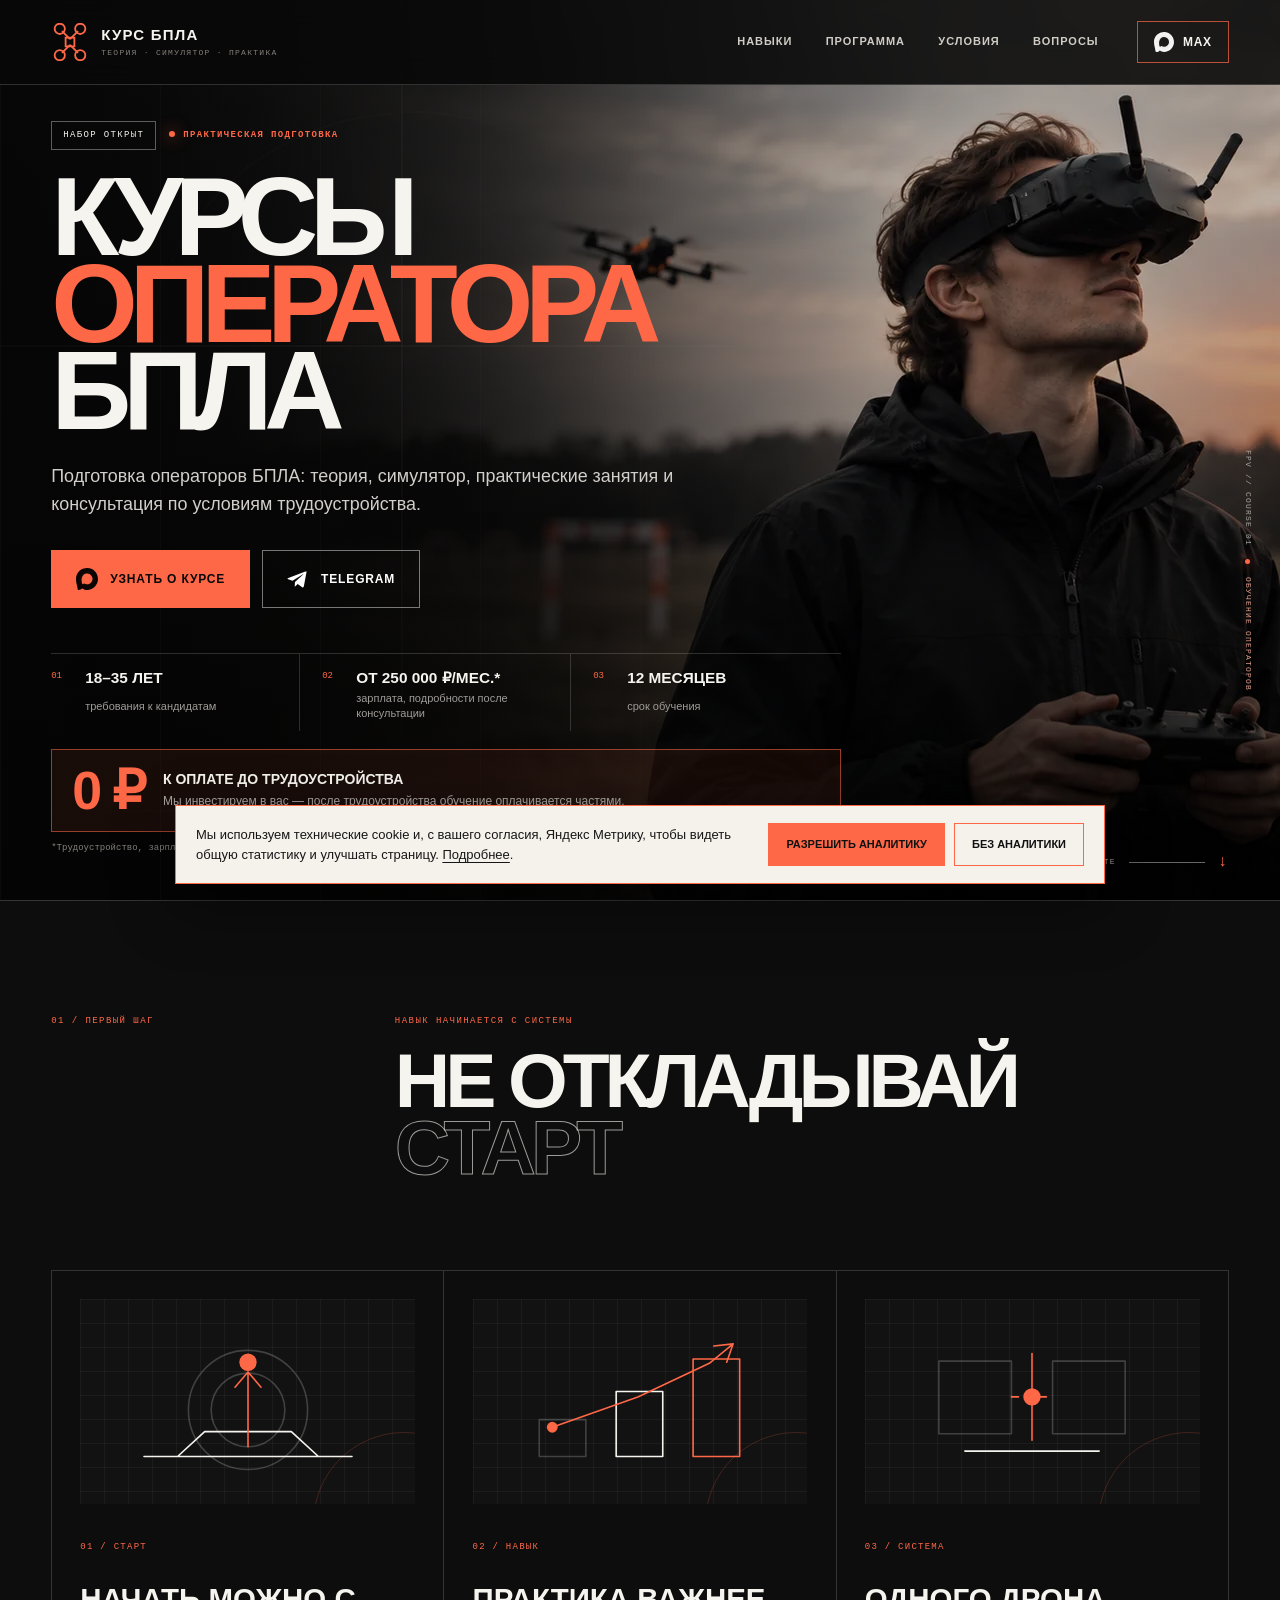
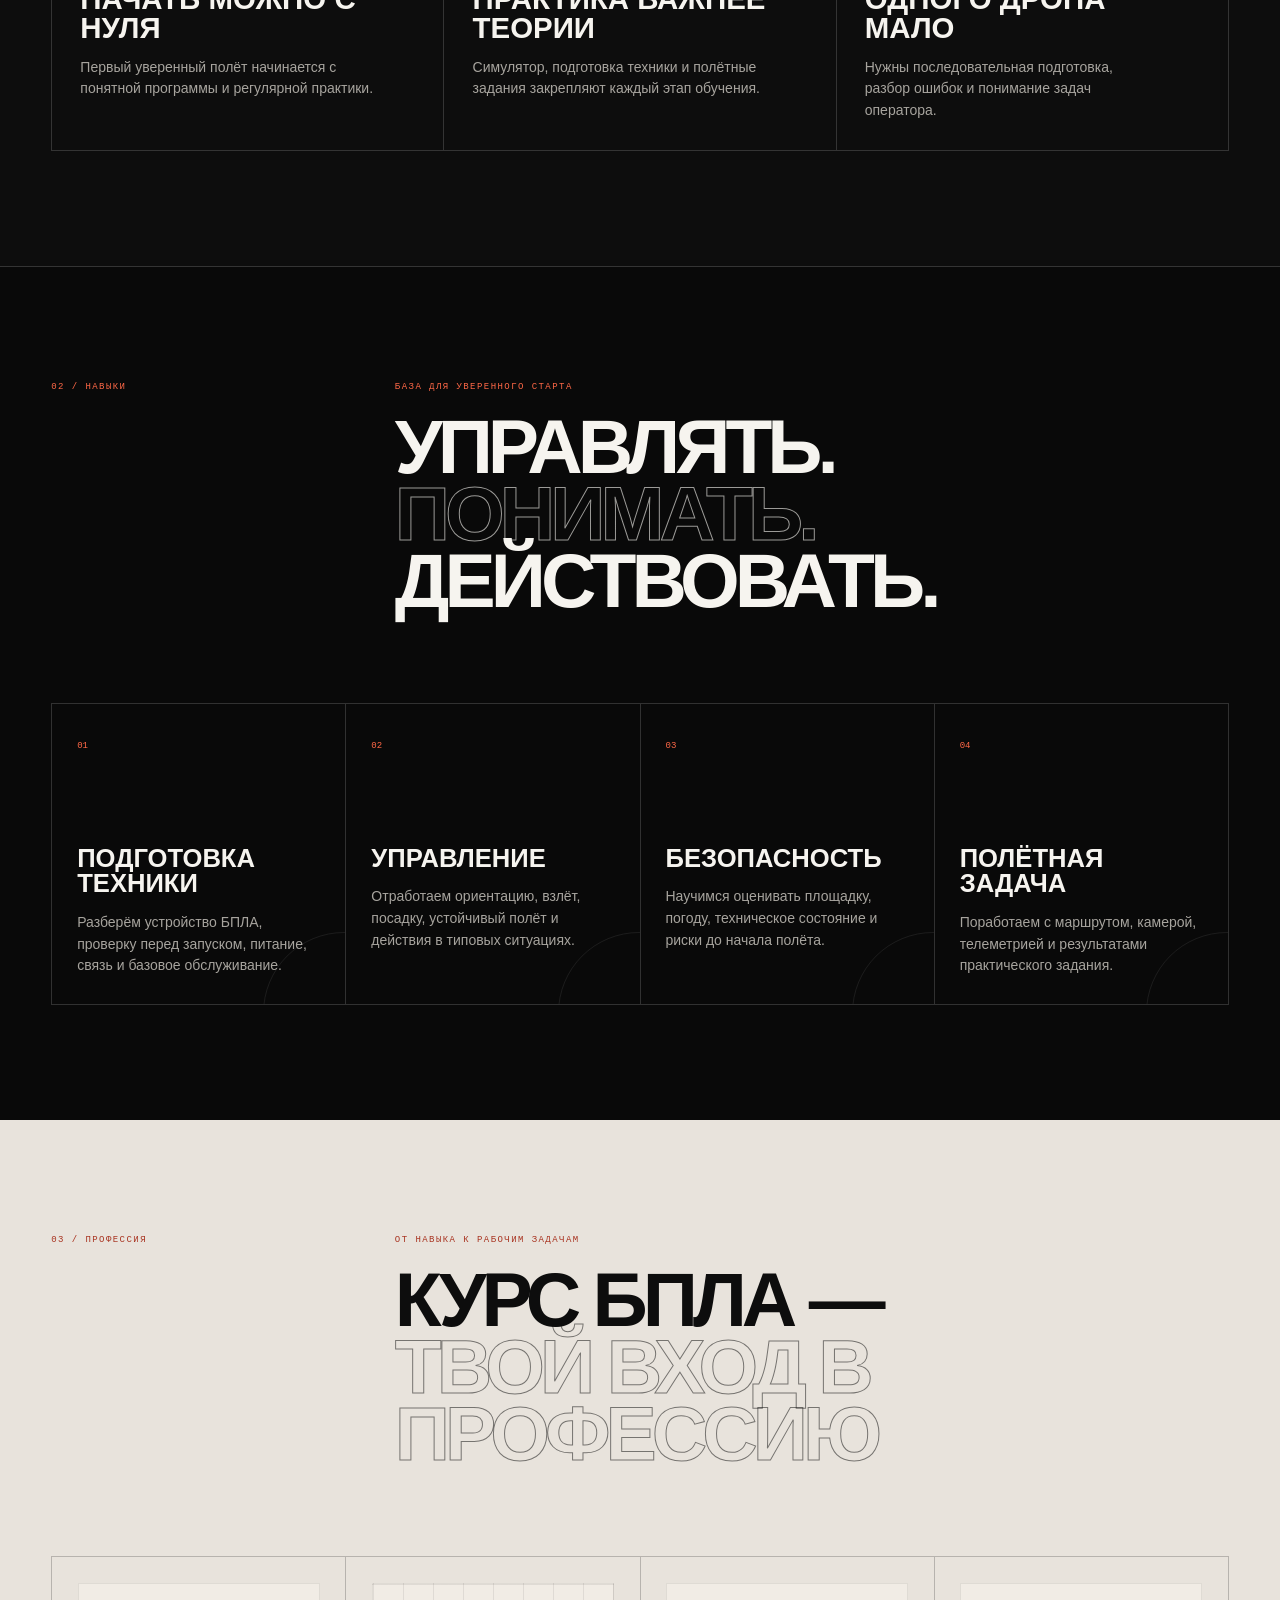
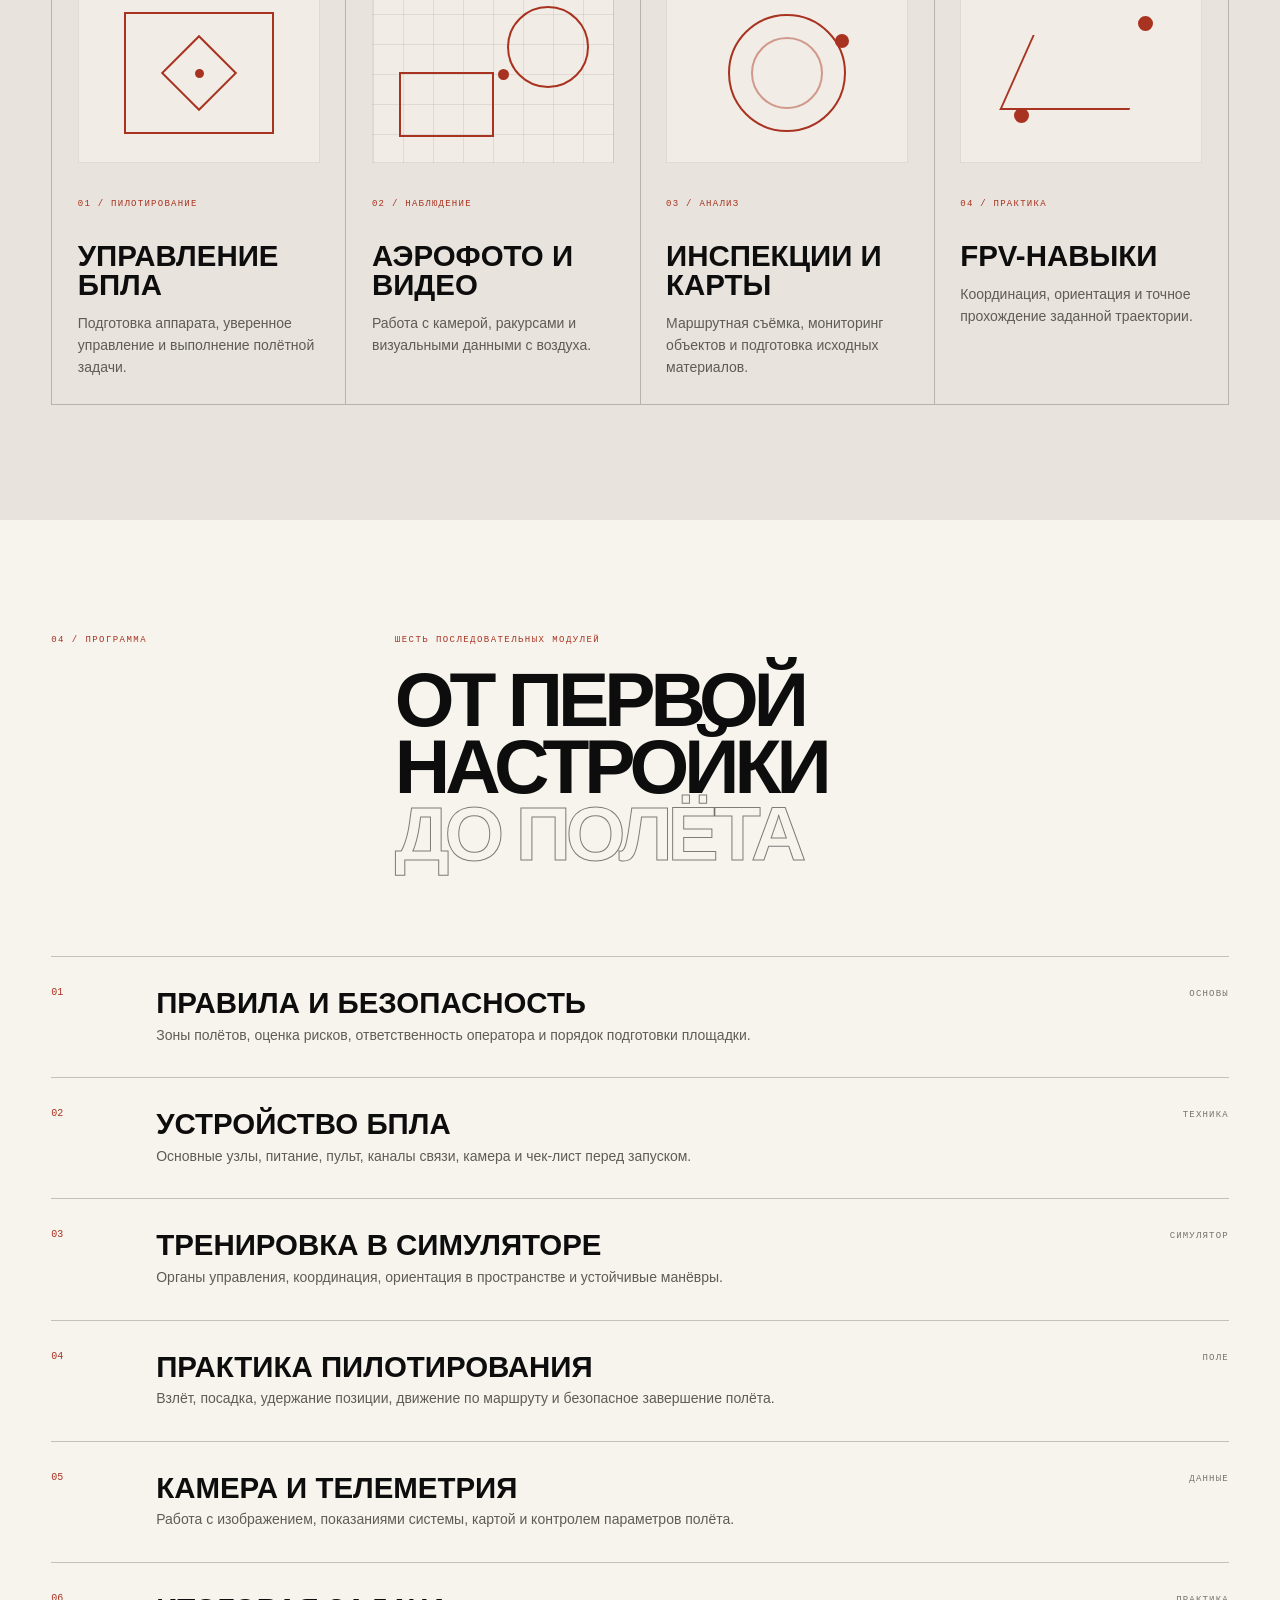
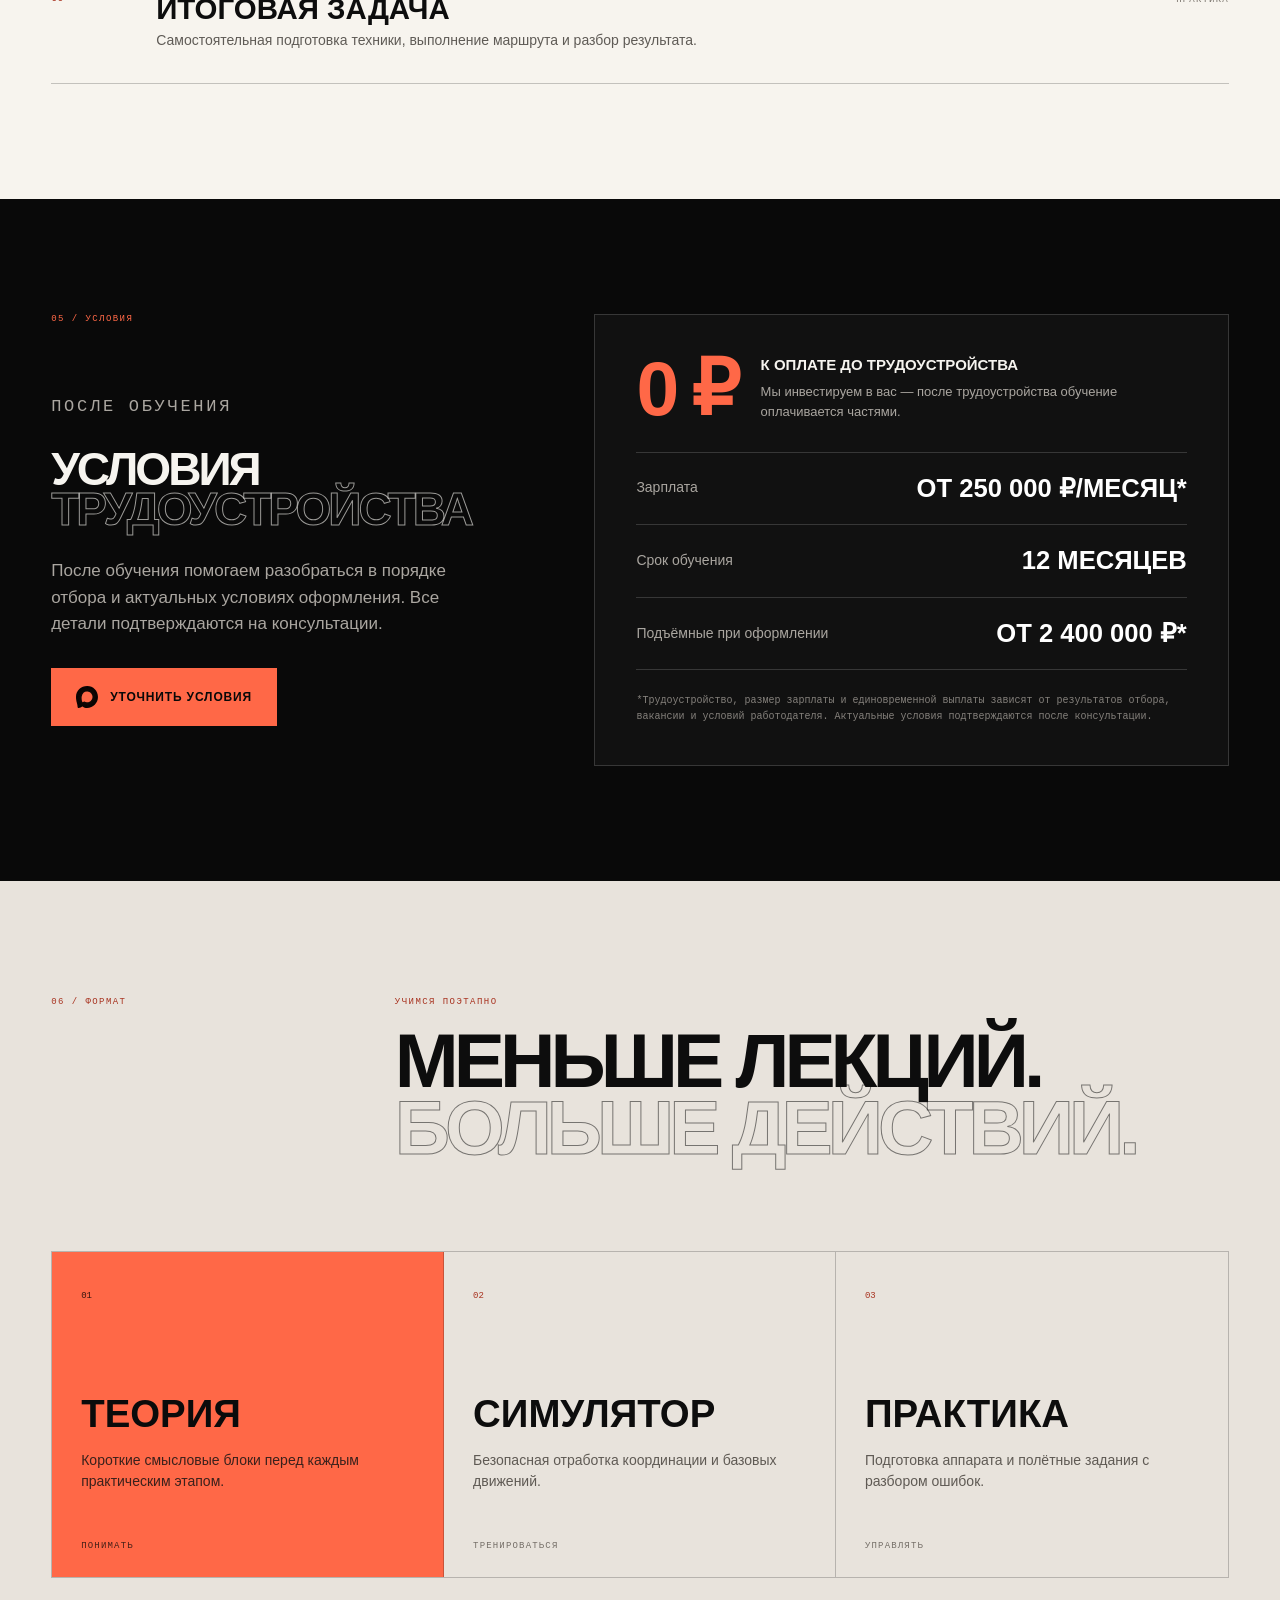
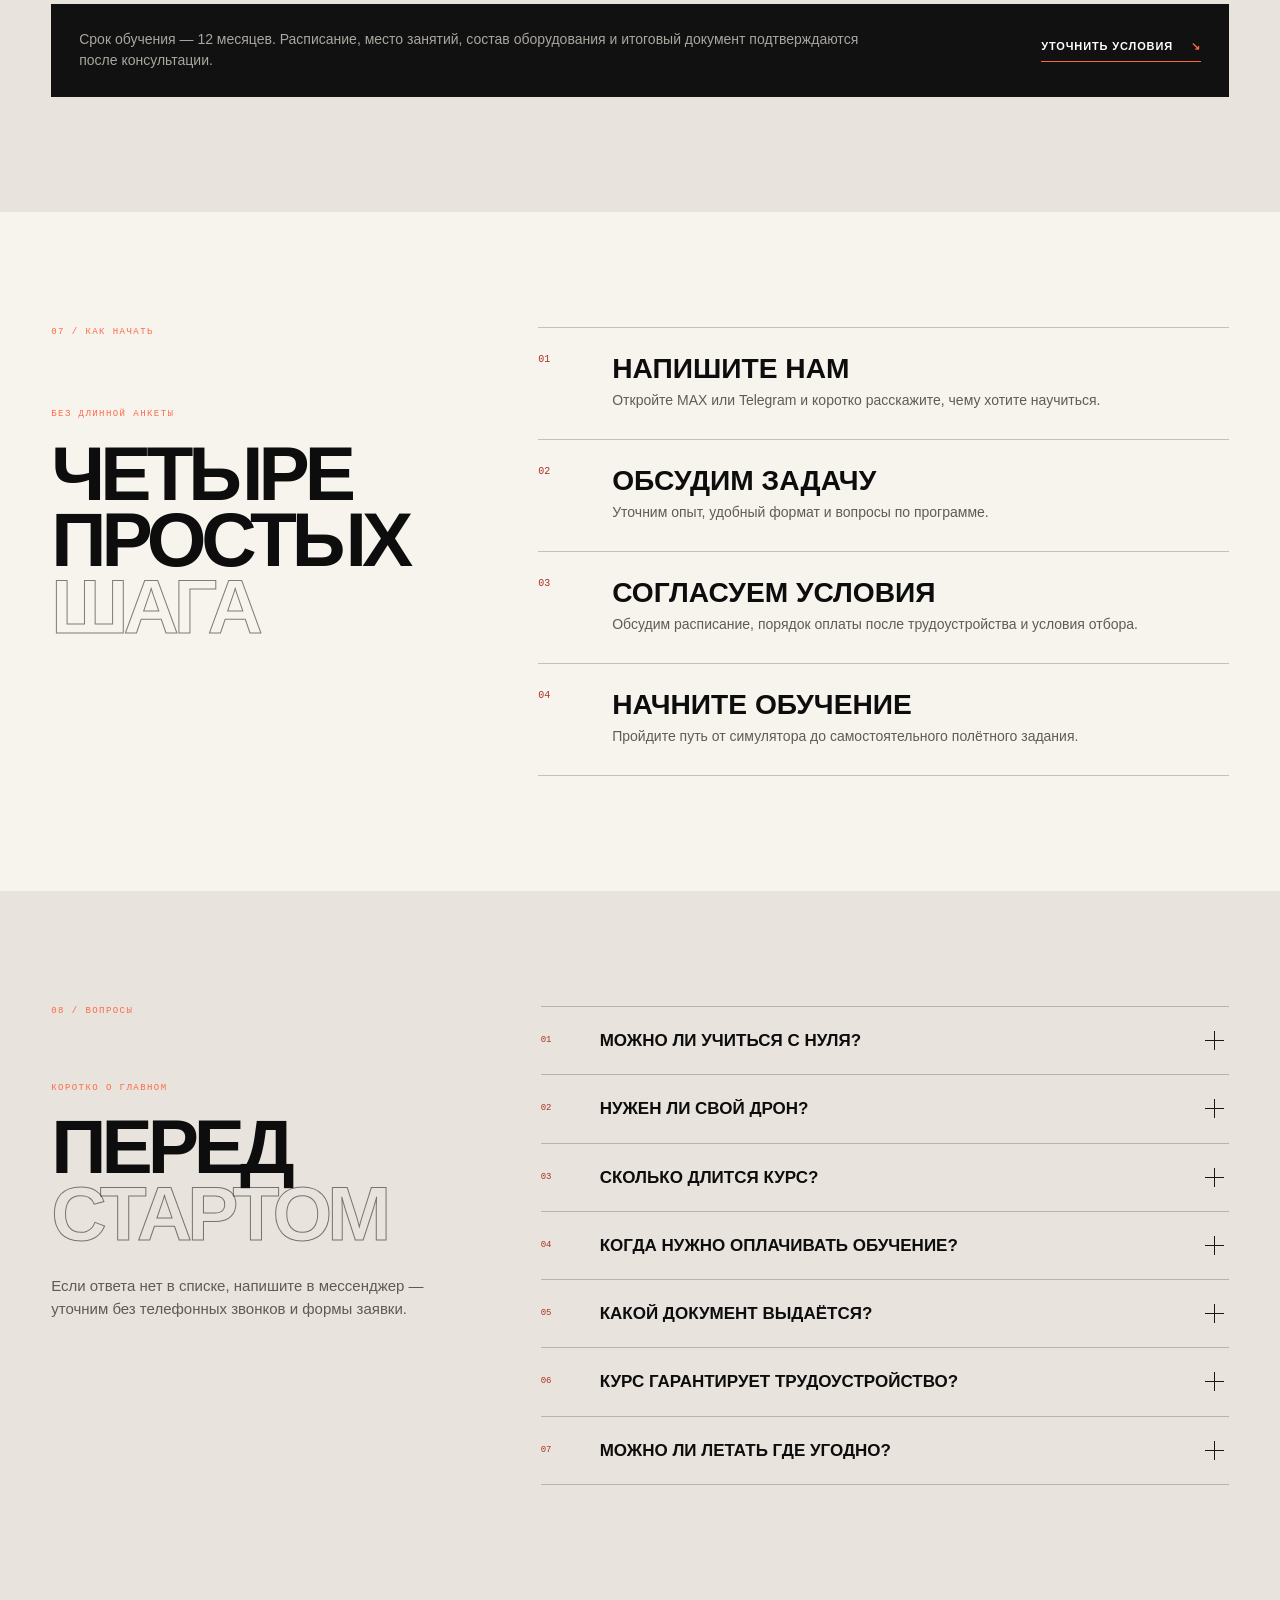
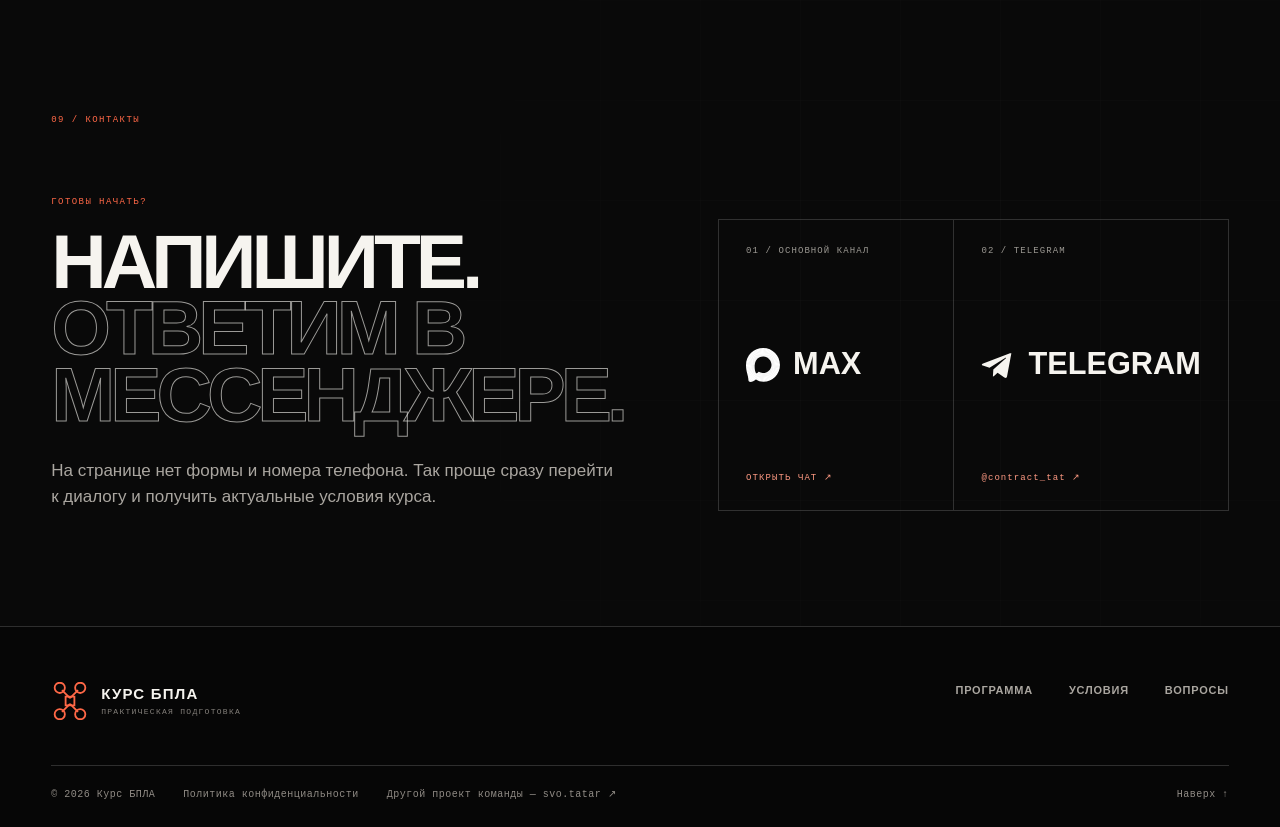
<file: index.html>
<!doctype html>
<html lang="ru">
<head>
  <meta charset="utf-8">
  <meta name="viewport" content="width=device-width,initial-scale=1,viewport-fit=cover">
  <title>Курс оператора БПЛА — обучение управлению дронами</title>
  <meta name="description" content="Практический курс для начинающих операторов БПЛА: основы безопасных полётов, симулятор, подготовка техники и практические занятия.">
  <meta name="robots" content="noindex,nofollow">
  <meta name="theme-color" content="#090909">
  <link rel="canonical" href="https://anthon88-nch.github.io/kurs-bpla-landing/">
  <link rel="icon" href="assets/course-mark.svg" type="image/svg+xml">
  <link rel="manifest" href="site.webmanifest">
  <link rel="preload" href="assets/hero-course.webp" as="image" type="image/webp" media="(min-width: 761px)">
  <link rel="preload" href="assets/hero-course-mobile.webp" as="image" type="image/webp" media="(max-width: 760px)">
  <meta property="og:type" content="website">
  <meta property="og:locale" content="ru_RU">
  <meta property="og:title" content="Курс оператора БПЛА">
  <meta property="og:description" content="Теория, симулятор и практика для уверенного старта в управлении гражданскими БПЛА.">
  <meta property="og:url" content="https://anthon88-nch.github.io/kurs-bpla-landing/">
  <meta property="og:image" content="https://anthon88-nch.github.io/kurs-bpla-landing/assets/course-og.webp">
  <link rel="stylesheet" href="course.css">
  <script src="course.js" defer></script>
</head>
<body>
  <a class="skip-link" href="#content">Перейти к содержанию</a>

  <header class="site-header" data-header>
    <div class="header-inner shell">
      <a class="brand" href="#top" aria-label="Курс БПЛА — наверх">
        <svg class="brand-mark" viewBox="0 0 52 52" aria-hidden="true">
          <path d="M26 22 15 11m11 11 11-11M26 30 15 41m11-11 11 11"/>
          <circle cx="12" cy="8" r="7"/><circle cx="40" cy="8" r="7"/>
          <circle cx="12" cy="44" r="7"/><circle cx="40" cy="44" r="7"/>
          <path d="M20 20h12v12H20z"/>
        </svg>
        <span><strong>КУРС БПЛА</strong><small>ТЕОРИЯ · СИМУЛЯТОР · ПРАКТИКА</small></span>
      </a>

      <nav class="desktop-nav" aria-label="Основная навигация">
        <a href="#skills">Навыки</a>
        <a href="#program">Программа</a>
        <a href="#employment">Условия</a>
        <a href="#faq">Вопросы</a>
      </nav>

      <a class="header-contact messenger" href="https://max.ru/u/f9LHodD0cOJzSvKBxuQrFqN4LVrrlp5cW7s5kZQpciR3ggk28QcXMM4P8LQ" target="_blank" rel="noopener noreferrer" data-goal="course_max_click" aria-label="Написать в MAX">
        <img src="assets/max-white.svg" width="20" height="20" alt="">
        <span>MAX</span>
      </a>

      <button class="menu-button" type="button" aria-expanded="false" aria-controls="mobile-menu" aria-label="Открыть меню">
        <span></span><span></span>
      </button>
    </div>
  </header>

  <nav class="mobile-menu" id="mobile-menu" aria-label="Мобильная навигация" hidden>
    <a href="#skills"><span>01</span>Навыки</a>
    <a href="#program"><span>02</span>Программа</a>
    <a href="#employment"><span>03</span>Условия</a>
    <a href="#faq"><span>04</span>Вопросы</a>
    <div class="mobile-menu-contacts">
      <a class="button button-coral messenger" href="https://max.ru/u/f9LHodD0cOJzSvKBxuQrFqN4LVrrlp5cW7s5kZQpciR3ggk28QcXMM4P8LQ" target="_blank" rel="noopener noreferrer" data-goal="course_max_click">
        <img src="assets/max-dark.svg" width="22" height="22" alt="">Написать в MAX
      </a>
      <a class="button button-line messenger" href="https://t.me/contract_tat" target="_blank" rel="noopener noreferrer" data-goal="course_telegram_click">
        <svg viewBox="0 0 24 24" aria-hidden="true"><path d="M21.5 3.4 18.4 20c-.2 1.2-.9 1.5-1.9.9l-4.8-3.5-2.3 2.2c-.3.3-.5.5-1 .5l.3-4.9 8.9-8c.4-.3-.1-.5-.6-.2L6 13.9l-4.7-1.5c-1-.3-1-1 .2-1.5L20 3.8c.9-.3 1.7.2 1.5-.4Z"/></svg>
        Написать в Telegram
      </a>
    </div>
  </nav>

  <main id="content">
    <section class="hero" id="top" aria-labelledby="hero-title">
      <div class="hero-photo" aria-hidden="true"></div>
      <div class="hero-grid" aria-hidden="true"></div>
      <div class="hero-content shell">
        <p class="overline"><span>НАБОР ОТКРЫТ</span><b>ПРАКТИЧЕСКАЯ ПОДГОТОВКА</b></p>
        <h1 id="hero-title">КУРСЫ<br><em>ОПЕРАТОРА</em><br>БПЛА</h1>
        <p class="hero-lead">Подготовка операторов БПЛА: теория, симулятор, практические занятия и консультация по условиям трудоустройства.</p>
        <div class="hero-actions">
          <a class="button button-coral messenger" href="https://max.ru/u/f9LHodD0cOJzSvKBxuQrFqN4LVrrlp5cW7s5kZQpciR3ggk28QcXMM4P8LQ" target="_blank" rel="noopener noreferrer" data-goal="course_max_click">
            <img src="assets/max-dark.svg" width="22" height="22" alt="">Узнать о курсе
          </a>
          <a class="button button-line messenger" href="https://t.me/contract_tat" target="_blank" rel="noopener noreferrer" data-goal="course_telegram_click">
            <svg viewBox="0 0 24 24" aria-hidden="true"><path d="M21.5 3.4 18.4 20c-.2 1.2-.9 1.5-1.9.9l-4.8-3.5-2.3 2.2c-.3.3-.5.5-1 .5l.3-4.9 8.9-8c.4-.3-.1-.5-.6-.2L6 13.9l-4.7-1.5c-1-.3-1-1 .2-1.5L20 3.8c.9-.3 1.7.2 1.5-.4Z"/></svg>
            Telegram
          </a>
        </div>
        <ul class="hero-facts" aria-label="Коротко о курсе">
          <li><span>01</span><strong>18–35 лет</strong><small>требования к кандидатам</small></li>
          <li><span>02</span><strong>от 250 000 ₽/мес.*</strong><small>зарплата, подробности после консультации</small></li>
          <li><span>03</span><strong>12 месяцев</strong><small>срок обучения</small></li>
        </ul>
        <div class="hero-investment">
          <strong>0 ₽</strong>
          <div><b>к оплате до трудоустройства</b><small>Мы инвестируем в вас — после трудоустройства обучение оплачивается частями.</small></div>
        </div>
        <p class="hero-disclaimer">*Трудоустройство, зарплата и выплаты зависят от результатов отбора и условий работодателя. Точные условия подтверждаются после консультации.</p>
      </div>
      <div class="hero-side" aria-hidden="true"><span>FPV // COURSE 01</span><i></i><b>ОБУЧЕНИЕ ОПЕРАТОРОВ</b></div>
      <a class="scroll-cue" href="#skills"><span>ЛИСТАЙТЕ</span><i></i><b>↓</b></a>
    </section>

    <section class="why-now section-dark" aria-labelledby="why-now-title">
      <div class="shell">
        <div class="section-head">
          <span class="section-number">01 / ПЕРВЫЙ ШАГ</span>
          <div>
            <p class="eyebrow">НАВЫК НАЧИНАЕТСЯ С СИСТЕМЫ</p>
            <h2 id="why-now-title">НЕ ОТКЛАДЫВАЙ<br><em>СТАРТ</em></h2>
          </div>
        </div>
        <div class="why-now-grid">
          <article>
            <div class="abstract-visual" aria-hidden="true">
              <svg viewBox="0 0 240 150"><circle class="quiet" cx="120" cy="83" r="55"/><circle class="quiet" cx="120" cy="83" r="34"/><path class="light" d="M24 126h192M55 126l25-23h80l25 23"/><path class="hot" d="M120 117V48m-12 14 12-14 12 14"/><circle class="fill" cx="120" cy="39" r="8"/></svg>
            </div>
            <span>01 / СТАРТ</span><h3>Начать можно с нуля</h3><p>Первый уверенный полёт начинается с понятной программы и регулярной практики.</p>
          </article>
          <article>
            <div class="abstract-visual" aria-hidden="true">
              <svg viewBox="0 0 240 150"><rect class="quiet" x="27" y="92" width="43" height="34"/><rect class="light" x="98" y="66" width="43" height="60"/><rect class="hot" x="169" y="36" width="43" height="90"/><path class="hot" d="m39 99 79-28 66-31 22-18m-18 2 18-2-6 17"/><circle class="fill" cx="39" cy="99" r="5"/></svg>
            </div>
            <span>02 / НАВЫК</span><h3>Практика важнее теории</h3><p>Симулятор, подготовка техники и полётные задания закрепляют каждый этап обучения.</p>
          </article>
          <article>
            <div class="abstract-visual" aria-hidden="true">
              <svg viewBox="0 0 240 150"><rect class="quiet" x="34" y="38" width="67" height="67"/><rect class="quiet" x="139" y="38" width="67" height="67"/><path class="light" d="M58 121h124"/><path class="hot" d="M101 71h38" stroke-dasharray="7 7"/><circle class="fill" cx="120" cy="71" r="8"/><path class="hot" d="M120 31v80"/></svg>
            </div>
            <span>03 / СИСТЕМА</span><h3>Одного дрона мало</h3><p>Нужны последовательная подготовка, разбор ошибок и понимание задач оператора.</p>
          </article>
        </div>
      </div>
    </section>

    <section class="intro section-dark" id="skills" aria-labelledby="skills-title">
      <div class="shell">
        <div class="section-head">
          <span class="section-number">02 / НАВЫКИ</span>
          <div>
            <p class="eyebrow">БАЗА ДЛЯ УВЕРЕННОГО СТАРТА</p>
            <h2 id="skills-title">УПРАВЛЯТЬ.<br><em>ПОНИМАТЬ.</em><br>ДЕЙСТВОВАТЬ.</h2>
          </div>
        </div>

        <div class="skills-grid">
          <article>
            <span>01</span>
            <h3>Подготовка техники</h3>
            <p>Разберём устройство БПЛА, проверку перед запуском, питание, связь и базовое обслуживание.</p>
          </article>
          <article>
            <span>02</span>
            <h3>Управление</h3>
            <p>Отработаем ориентацию, взлёт, посадку, устойчивый полёт и действия в типовых ситуациях.</p>
          </article>
          <article>
            <span>03</span>
            <h3>Безопасность</h3>
            <p>Научимся оценивать площадку, погоду, техническое состояние и риски до начала полёта.</p>
          </article>
          <article>
            <span>04</span>
            <h3>Полётная задача</h3>
            <p>Поработаем с маршрутом, камерой, телеметрией и результатами практического задания.</p>
          </article>
        </div>
      </div>
    </section>

    <section class="profession section-warm" aria-labelledby="profession-title">
      <div class="shell">
        <div class="section-head dark-head">
          <span class="section-number">03 / ПРОФЕССИЯ</span>
          <div>
            <p class="eyebrow">ОТ НАВЫКА К РАБОЧИМ ЗАДАЧАМ</p>
            <h2 id="profession-title">КУРС БПЛА —<br><em>ТВОЙ ВХОД В ПРОФЕССИЮ</em></h2>
          </div>
        </div>
        <div class="profession-grid">
          <article>
            <div class="profession-art art-frame" aria-hidden="true"><i></i><i></i><i></i></div>
            <span>01 / ПИЛОТИРОВАНИЕ</span><h3>Управление БПЛА</h3><p>Подготовка аппарата, уверенное управление и выполнение полётной задачи.</p>
          </article>
          <article>
            <div class="profession-art art-grid" aria-hidden="true"><i></i><i></i><i></i></div>
            <span>02 / НАБЛЮДЕНИЕ</span><h3>Аэрофото и видео</h3><p>Работа с камерой, ракурсами и визуальными данными с воздуха.</p>
          </article>
          <article>
            <div class="profession-art art-orbit" aria-hidden="true"><i></i><i></i><i></i></div>
            <span>03 / АНАЛИЗ</span><h3>Инспекции и карты</h3><p>Маршрутная съёмка, мониторинг объектов и подготовка исходных материалов.</p>
          </article>
          <article>
            <div class="profession-art art-route" aria-hidden="true"><i></i><i></i><i></i></div>
            <span>04 / ПРАКТИКА</span><h3>FPV-навыки</h3><p>Координация, ориентация и точное прохождение заданной траектории.</p>
          </article>
        </div>
      </div>
    </section>

    <section class="program section-light" id="program" aria-labelledby="program-title">
      <div class="shell">
        <div class="section-head dark-head">
          <span class="section-number">04 / ПРОГРАММА</span>
          <div>
            <p class="eyebrow">ШЕСТЬ ПОСЛЕДОВАТЕЛЬНЫХ МОДУЛЕЙ</p>
            <h2 id="program-title">ОТ ПЕРВОЙ<br>НАСТРОЙКИ<br><em>ДО ПОЛЁТА</em></h2>
          </div>
        </div>
        <ol class="program-list">
          <li>
            <span>01</span>
            <div><h3>Правила и безопасность</h3><p>Зоны полётов, оценка рисков, ответственность оператора и порядок подготовки площадки.</p></div>
            <b>ОСНОВЫ</b>
          </li>
          <li>
            <span>02</span>
            <div><h3>Устройство БПЛА</h3><p>Основные узлы, питание, пульт, каналы связи, камера и чек-лист перед запуском.</p></div>
            <b>ТЕХНИКА</b>
          </li>
          <li>
            <span>03</span>
            <div><h3>Тренировка в симуляторе</h3><p>Органы управления, координация, ориентация в пространстве и устойчивые манёвры.</p></div>
            <b>СИМУЛЯТОР</b>
          </li>
          <li>
            <span>04</span>
            <div><h3>Практика пилотирования</h3><p>Взлёт, посадка, удержание позиции, движение по маршруту и безопасное завершение полёта.</p></div>
            <b>ПОЛЕ</b>
          </li>
          <li>
            <span>05</span>
            <div><h3>Камера и телеметрия</h3><p>Работа с изображением, показаниями системы, картой и контролем параметров полёта.</p></div>
            <b>ДАННЫЕ</b>
          </li>
          <li>
            <span>06</span>
            <div><h3>Итоговая задача</h3><p>Самостоятельная подготовка техники, выполнение маршрута и разбор результата.</p></div>
            <b>ПРАКТИКА</b>
          </li>
        </ol>
      </div>
    </section>

    <section class="employment section-dark" id="employment" aria-labelledby="employment-title">
      <div class="shell employment-layout">
        <div class="employment-copy">
          <span class="section-number">05 / УСЛОВИЯ</span>
          <p class="eyebrow">ПОСЛЕ ОБУЧЕНИЯ</p>
          <h2 id="employment-title">УСЛОВИЯ<br><em>ТРУДОУСТРОЙСТВА</em></h2>
          <p>После обучения помогаем разобраться в порядке отбора и актуальных условиях оформления. Все детали подтверждаются на консультации.</p>
          <a class="button button-coral messenger" href="https://max.ru/u/f9LHodD0cOJzSvKBxuQrFqN4LVrrlp5cW7s5kZQpciR3ggk28QcXMM4P8LQ" target="_blank" rel="noopener noreferrer" data-goal="course_max_click"><img src="assets/max-dark.svg" width="22" height="22" alt="">Уточнить условия</a>
        </div>
        <div class="employment-panel">
          <div class="employment-zero"><strong>0 ₽</strong><div><b>к оплате до трудоустройства</b><p>Мы инвестируем в вас — после трудоустройства обучение оплачивается частями.</p></div></div>
          <dl>
            <div><dt>Зарплата</dt><dd>от 250 000 ₽/месяц*</dd></div>
            <div><dt>Срок обучения</dt><dd>12 месяцев</dd></div>
            <div><dt>Подъёмные при оформлении</dt><dd>от 2 400 000 ₽*</dd></div>
          </dl>
          <p class="employment-note">*Трудоустройство, размер зарплаты и единовременной выплаты зависят от результатов отбора, вакансии и условий работодателя. Актуальные условия подтверждаются после консультации.</p>
        </div>
      </div>
    </section>

    <section class="format section-warm" id="format" aria-labelledby="format-title">
      <div class="shell">
        <div class="section-head dark-head">
          <span class="section-number">06 / ФОРМАТ</span>
          <div>
            <p class="eyebrow">УЧИМСЯ ПОЭТАПНО</p>
            <h2 id="format-title">МЕНЬШЕ ЛЕКЦИЙ.<br><em>БОЛЬШЕ ДЕЙСТВИЙ.</em></h2>
          </div>
        </div>
        <div class="format-grid">
          <article class="format-card featured"><span>01</span><h3>Теория</h3><p>Короткие смысловые блоки перед каждым практическим этапом.</p><b>ПОНИМАТЬ</b></article>
          <article class="format-card"><span>02</span><h3>Симулятор</h3><p>Безопасная отработка координации и базовых движений.</p><b>ТРЕНИРОВАТЬСЯ</b></article>
          <article class="format-card"><span>03</span><h3>Практика</h3><p>Подготовка аппарата и полётные задания с разбором ошибок.</p><b>УПРАВЛЯТЬ</b></article>
        </div>
        <div class="format-note">
          <p>Срок обучения — 12 месяцев. Расписание, место занятий, состав оборудования и итоговый документ подтверждаются после консультации.</p>
          <a href="#contacts">Уточнить условия <span>↘</span></a>
        </div>
      </div>
    </section>

    <section class="path section-light" aria-labelledby="path-title">
      <div class="shell">
        <div class="path-grid">
          <div>
            <span class="section-number">07 / КАК НАЧАТЬ</span>
            <p class="eyebrow">БЕЗ ДЛИННОЙ АНКЕТЫ</p>
            <h2 id="path-title">ЧЕТЫРЕ<br>ПРОСТЫХ<br><em>ШАГА</em></h2>
          </div>
          <ol class="path-list">
            <li><span>01</span><div><h3>Напишите нам</h3><p>Откройте MAX или Telegram и коротко расскажите, чему хотите научиться.</p></div></li>
            <li><span>02</span><div><h3>Обсудим задачу</h3><p>Уточним опыт, удобный формат и вопросы по программе.</p></div></li>
            <li><span>03</span><div><h3>Согласуем условия</h3><p>Обсудим расписание, порядок оплаты после трудоустройства и условия отбора.</p></div></li>
            <li><span>04</span><div><h3>Начните обучение</h3><p>Пройдите путь от симулятора до самостоятельного полётного задания.</p></div></li>
          </ol>
        </div>
      </div>
    </section>

    <section class="faq section-warm" id="faq" aria-labelledby="faq-title">
      <div class="shell faq-grid">
        <div class="faq-intro">
          <span class="section-number">08 / ВОПРОСЫ</span>
          <p class="eyebrow">КОРОТКО О ГЛАВНОМ</p>
          <h2 id="faq-title">ПЕРЕД<br><em>СТАРТОМ</em></h2>
          <p>Если ответа нет в списке, напишите в мессенджер — уточним без телефонных звонков и формы заявки.</p>
        </div>
        <div class="faq-list">
          <details>
            <summary><span>01</span><b>Можно ли учиться с нуля?</b><i></i></summary>
            <p>Да. Программа начинается с устройства БПЛА, безопасности и базовых движений в симуляторе.</p>
          </details>
          <details>
            <summary><span>02</span><b>Нужен ли свой дрон?</b><i></i></summary>
            <p>Это зависит от конкретной группы и формата практики. Состав оборудования подтвердим до начала обучения.</p>
          </details>
          <details>
            <summary><span>03</span><b>Сколько длится курс?</b><i></i></summary>
            <p>Срок обучения — 12 месяцев. Расписание и формат занятий подтверждаются после консультации.</p>
          </details>
          <details>
            <summary><span>04</span><b>Когда нужно оплачивать обучение?</b><i></i></summary>
            <p>До трудоустройства к оплате — 0 ₽. После трудоустройства стоимость обучения оплачивается частями по согласованным условиям.</p>
          </details>
          <details>
            <summary><span>05</span><b>Какой документ выдаётся?</b><i></i></summary>
            <p>Точное наименование документа фиксируется в условиях выбранной программы. Мы сообщим его до оформления обучения.</p>
          </details>
          <details>
            <summary><span>06</span><b>Курс гарантирует трудоустройство?</b><i></i></summary>
            <p>Нет. Трудоустройство, зарплата и выплаты зависят от результатов отбора, вакансии и условий работодателя. Актуальные предложения обсуждаются после консультации.</p>
          </details>
          <details>
            <summary><span>07</span><b>Можно ли летать где угодно?</b><i></i></summary>
            <p>Нет. Для гражданских полётов действуют требования к учёту БПЛА и использованию воздушного пространства. Этому посвящён отдельный блок программы; актуальные справочные материалы публикует <a href="https://special.favt.gov.ru/dejatelnost-letnaya-eksplutacia-pooryadok-ucheta-bgvs30kg/" target="_blank" rel="noopener noreferrer">Росавиация</a>.</p>
          </details>
        </div>
      </div>
    </section>

    <section class="contacts section-dark" id="contacts" aria-labelledby="contacts-title">
      <div class="contacts-grid-bg" aria-hidden="true"></div>
      <div class="shell contacts-layout">
        <div>
          <span class="section-number">09 / КОНТАКТЫ</span>
          <p class="eyebrow">ГОТОВЫ НАЧАТЬ?</p>
          <h2 id="contacts-title">НАПИШИТЕ.<br><em>ОТВЕТИМ В МЕССЕНДЖЕРЕ.</em></h2>
          <p class="contacts-lead">На странице нет формы и номера телефона. Так проще сразу перейти к диалогу и получить актуальные условия курса.</p>
        </div>
        <div class="contact-buttons">
          <a class="contact-card messenger" href="https://max.ru/u/f9LHodD0cOJzSvKBxuQrFqN4LVrrlp5cW7s5kZQpciR3ggk28QcXMM4P8LQ" target="_blank" rel="noopener noreferrer" data-goal="course_max_click">
            <span>01 / ОСНОВНОЙ КАНАЛ</span>
            <strong><img src="assets/max-white.svg" width="34" height="34" alt="">MAX</strong>
            <b>ОТКРЫТЬ ЧАТ ↗</b>
          </a>
          <a class="contact-card messenger" href="https://t.me/contract_tat" target="_blank" rel="noopener noreferrer" data-goal="course_telegram_click">
            <span>02 / TELEGRAM</span>
            <strong><svg viewBox="0 0 24 24" aria-hidden="true"><path d="M21.5 3.4 18.4 20c-.2 1.2-.9 1.5-1.9.9l-4.8-3.5-2.3 2.2c-.3.3-.5.5-1 .5l.3-4.9 8.9-8c.4-.3-.1-.5-.6-.2L6 13.9l-4.7-1.5c-1-.3-1-1 .2-1.5L20 3.8c.9-.3 1.7.2 1.5-.4Z"/></svg>TELEGRAM</strong>
            <b>@contract_tat ↗</b>
          </a>
        </div>
      </div>
    </section>
  </main>

  <footer class="site-footer">
    <div class="shell footer-top">
      <a class="brand footer-brand" href="#top">
        <svg class="brand-mark" viewBox="0 0 52 52" aria-hidden="true">
          <path d="M26 22 15 11m11 11 11-11M26 30 15 41m11-11 11 11"/><circle cx="12" cy="8" r="7"/><circle cx="40" cy="8" r="7"/><circle cx="12" cy="44" r="7"/><circle cx="40" cy="44" r="7"/><path d="M20 20h12v12H20z"/>
        </svg>
        <span><strong>КУРС БПЛА</strong><small>ПРАКТИЧЕСКАЯ ПОДГОТОВКА</small></span>
      </a>
      <nav aria-label="Навигация в подвале"><a href="#program">Программа</a><a href="#employment">Условия</a><a href="#faq">Вопросы</a></nav>
    </div>
    <div class="shell footer-bottom">
      <span>© 2026 Курс БПЛА</span>
      <a href="privacy.html">Политика конфиденциальности</a>
      <a href="https://svo.tatar/" target="_blank" rel="noopener noreferrer">Другой проект команды — svo.tatar ↗</a>
      <a href="#top">Наверх ↑</a>
    </div>
  </footer>

  <aside class="cookie-notice" role="region" aria-label="Уведомление о cookie" hidden>
    <p>Мы используем технические cookie и, с вашего согласия, Яндекс Метрику, чтобы видеть общую статистику и улучшать страницу. <a href="privacy.html">Подробнее</a>.</p>
    <div class="cookie-actions">
      <button type="button" data-cookie-accept>Разрешить аналитику</button>
      <button type="button" class="cookie-decline" data-cookie-decline>Без аналитики</button>
    </div>
  </aside>
</body>
</html>
</file>
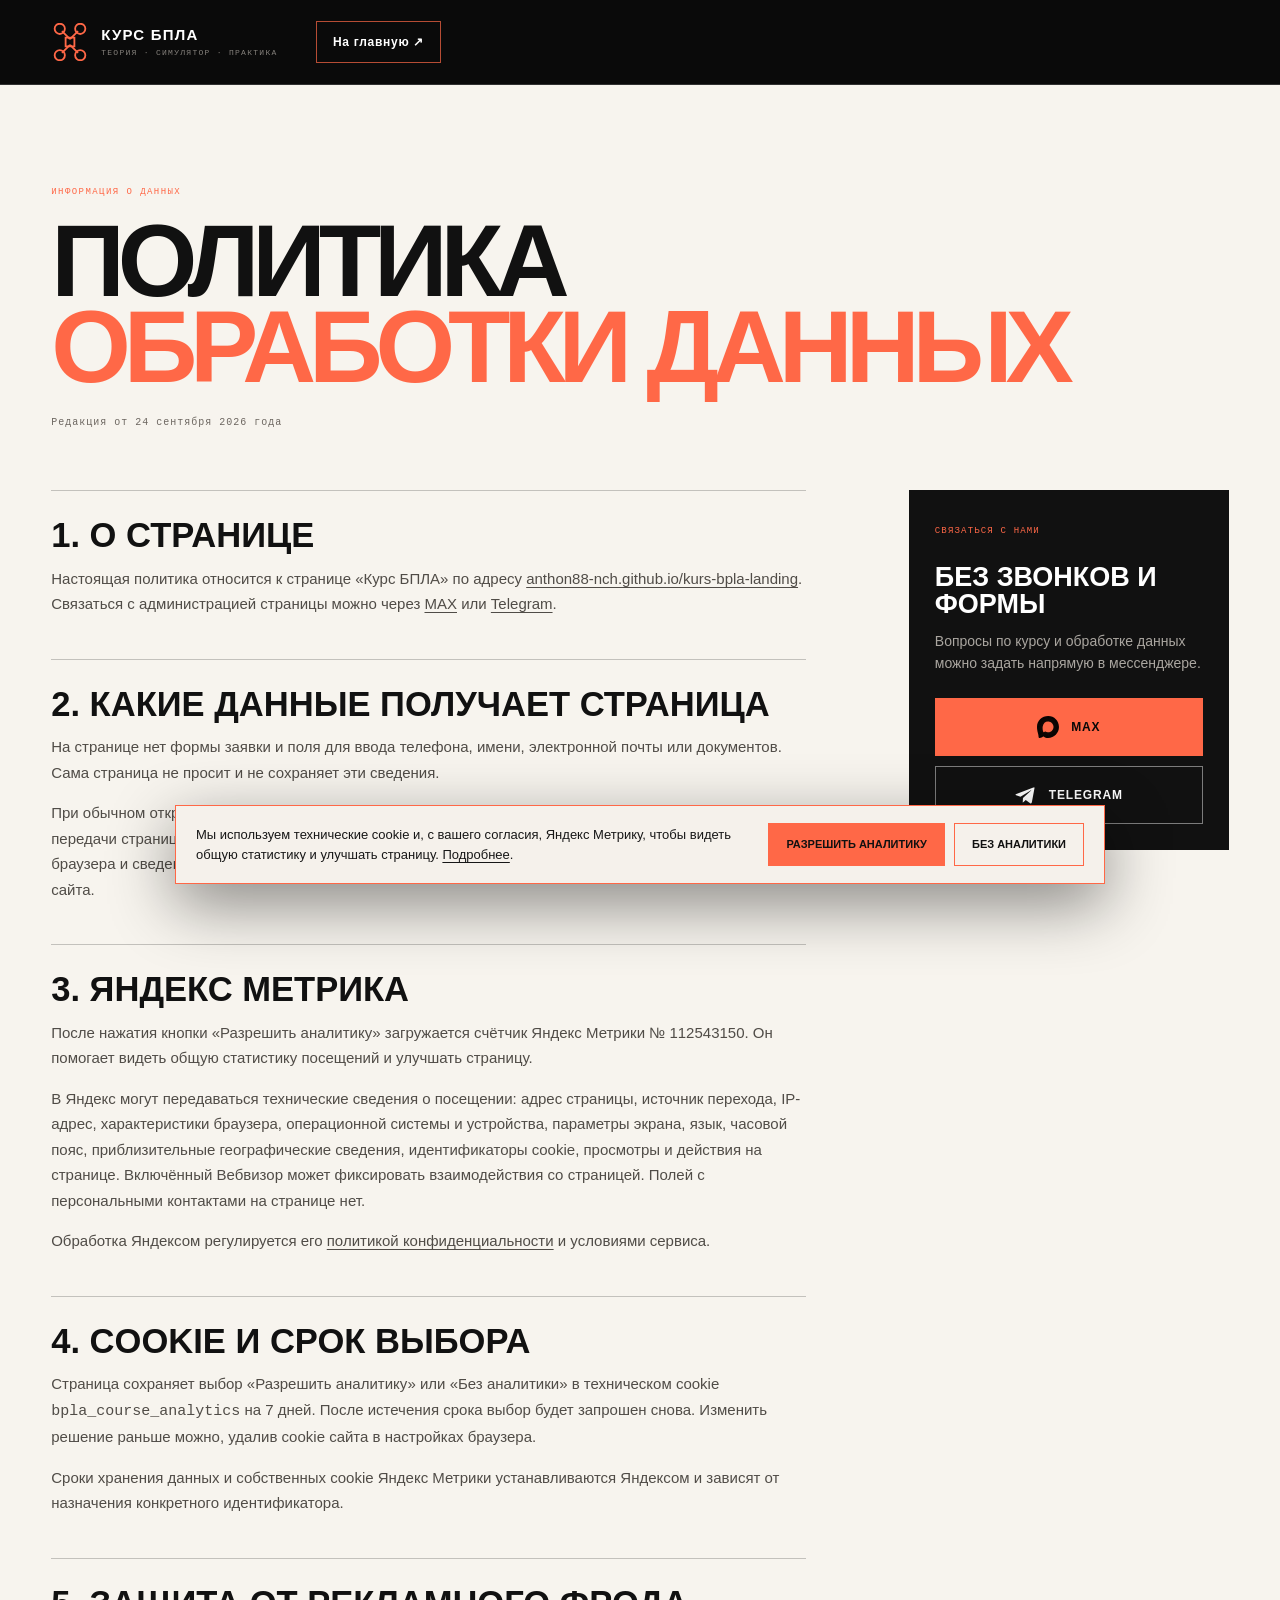
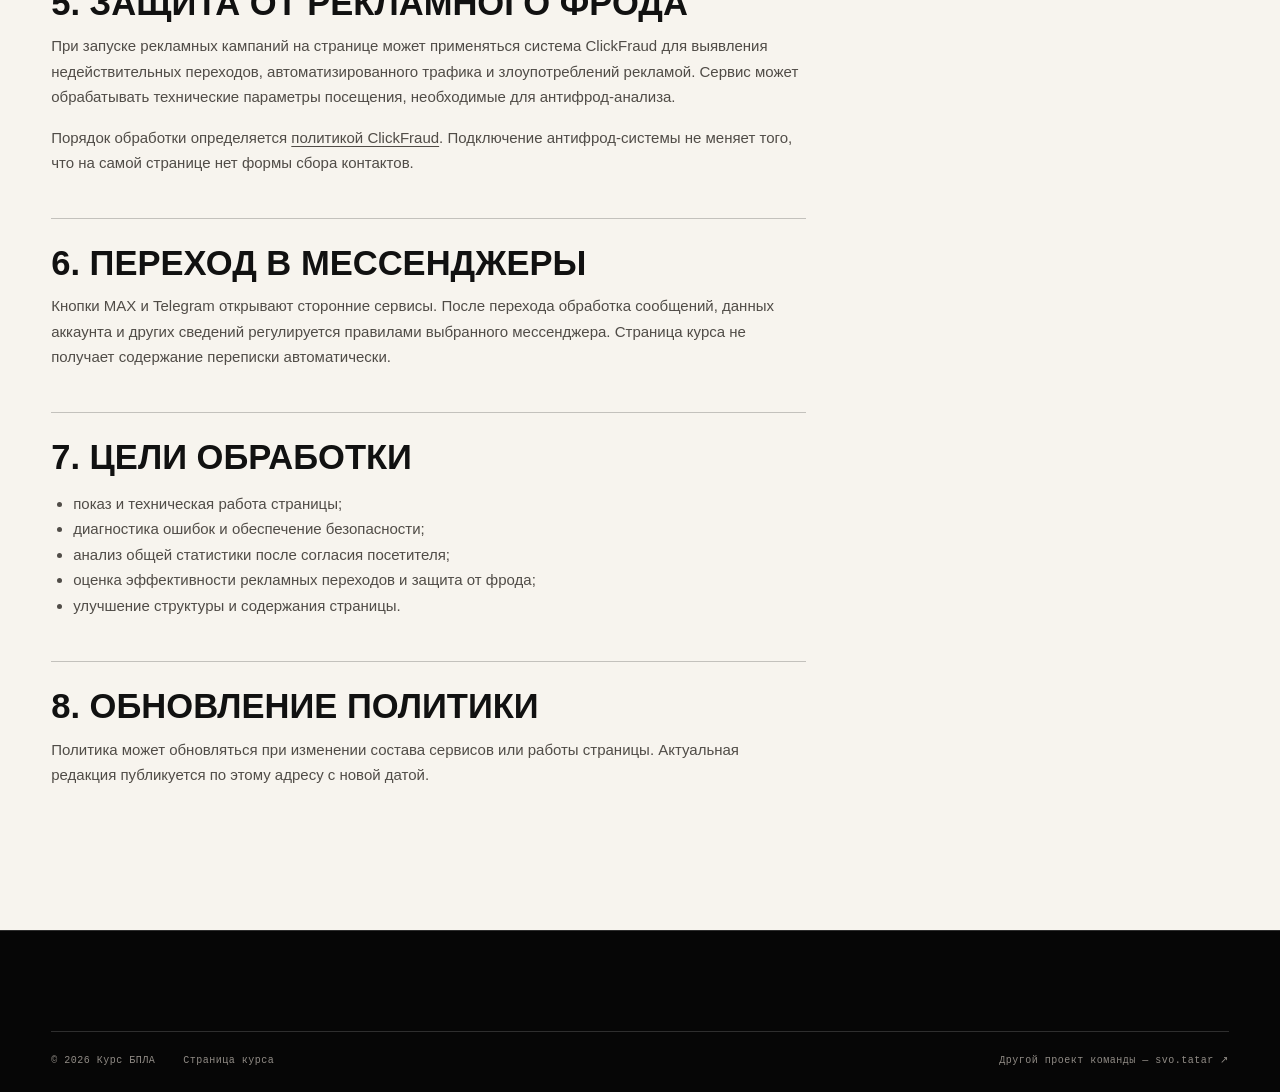
<file: privacy.html>
<!doctype html>
<html lang="ru">
<head>
  <meta charset="utf-8">
  <meta name="viewport" content="width=device-width,initial-scale=1,viewport-fit=cover">
  <title>Политика конфиденциальности — Курс БПЛА</title>
  <meta name="description" content="Как страница курса БПЛА использует технические данные, cookie, Яндекс Метрику и антифрод-систему.">
  <meta name="robots" content="noindex,nofollow">
  <meta name="theme-color" content="#090909">
  <link rel="icon" href="assets/course-mark.svg" type="image/svg+xml">
  <link rel="stylesheet" href="course.css">
  <script src="course.js" defer></script>
</head>
<body class="privacy-page">
  <a class="skip-link" href="#content">Перейти к содержанию</a>
  <header class="site-header">
    <div class="header-inner shell">
      <a class="brand" href="index.html" aria-label="Вернуться на страницу курса">
        <svg class="brand-mark" viewBox="0 0 52 52" aria-hidden="true">
          <path d="M26 22 15 11m11 11 11-11M26 30 15 41m11-11 11 11"/><circle cx="12" cy="8" r="7"/><circle cx="40" cy="8" r="7"/><circle cx="12" cy="44" r="7"/><circle cx="40" cy="44" r="7"/><path d="M20 20h12v12H20z"/>
        </svg>
        <span><strong>КУРС БПЛА</strong><small>ТЕОРИЯ · СИМУЛЯТОР · ПРАКТИКА</small></span>
      </a>
      <a class="header-contact" href="index.html">На главную ↗</a>
    </div>
  </header>

  <main class="privacy-main" id="content">
    <div class="shell">
      <p class="eyebrow">ИНФОРМАЦИЯ О ДАННЫХ</p>
      <h1 class="privacy-title">ПОЛИТИКА<br><em>ОБРАБОТКИ ДАННЫХ</em></h1>
      <p class="privacy-updated">Редакция от 24 сентября 2026 года</p>

      <div class="privacy-layout">
        <div class="privacy-content">
          <section>
            <h2>1. О странице</h2>
            <p>Настоящая политика относится к странице «Курс БПЛА» по адресу <a href="https://anthon88-nch.github.io/kurs-bpla-landing/">anthon88-nch.github.io/kurs-bpla-landing</a>. Связаться с администрацией страницы можно через <a href="https://max.ru/u/f9LHodD0cOJzSvKBxuQrFqN4LVrrlp5cW7s5kZQpciR3ggk28QcXMM4P8LQ" target="_blank" rel="noopener noreferrer">MAX</a> или <a href="https://t.me/contract_tat" target="_blank" rel="noopener noreferrer">Telegram</a>.</p>
          </section>

          <section>
            <h2>2. Какие данные получает страница</h2>
            <p>На странице нет формы заявки и поля для ввода телефона, имени, электронной почты или документов. Сама страница не просит и не сохраняет эти сведения.</p>
            <p>При обычном открытии сервер может автоматически получить технические данные, необходимые для передачи страницы и защиты сервиса: IP-адрес, дату и время запроса, адрес запрошенного ресурса, тип браузера и сведения об ошибках. Такие записи используются для работы, диагностики и безопасности сайта.</p>
          </section>

          <section>
            <h2>3. Яндекс Метрика</h2>
            <p>После нажатия кнопки «Разрешить аналитику» загружается счётчик Яндекс Метрики № 112543150. Он помогает видеть общую статистику посещений и улучшать страницу.</p>
            <p>В Яндекс могут передаваться технические сведения о посещении: адрес страницы, источник перехода, IP-адрес, характеристики браузера, операционной системы и устройства, параметры экрана, язык, часовой пояс, приблизительные географические сведения, идентификаторы cookie, просмотры и действия на странице. Включённый Вебвизор может фиксировать взаимодействия со страницей. Полей с персональными контактами на странице нет.</p>
            <p>Обработка Яндексом регулируется его <a href="https://yandex.ru/legal/confidential/" target="_blank" rel="noopener noreferrer">политикой конфиденциальности</a> и условиями сервиса.</p>
          </section>

          <section>
            <h2>4. Cookie и срок выбора</h2>
            <p>Страница сохраняет выбор «Разрешить аналитику» или «Без аналитики» в техническом cookie <code>bpla_course_analytics</code> на 7 дней. После истечения срока выбор будет запрошен снова. Изменить решение раньше можно, удалив cookie сайта в настройках браузера.</p>
            <p>Сроки хранения данных и собственных cookie Яндекс Метрики устанавливаются Яндексом и зависят от назначения конкретного идентификатора.</p>
          </section>

          <section>
            <h2>5. Защита от рекламного фрода</h2>
            <p>При запуске рекламных кампаний на странице может применяться система ClickFraud для выявления недействительных переходов, автоматизированного трафика и злоупотреблений рекламой. Сервис может обрабатывать технические параметры посещения, необходимые для антифрод-анализа.</p>
            <p>Порядок обработки определяется <a href="https://clickfraud.ru/privacy-policy/" target="_blank" rel="noopener noreferrer">политикой ClickFraud</a>. Подключение антифрод-системы не меняет того, что на самой странице нет формы сбора контактов.</p>
          </section>

          <section>
            <h2>6. Переход в мессенджеры</h2>
            <p>Кнопки MAX и Telegram открывают сторонние сервисы. После перехода обработка сообщений, данных аккаунта и других сведений регулируется правилами выбранного мессенджера. Страница курса не получает содержание переписки автоматически.</p>
          </section>

          <section>
            <h2>7. Цели обработки</h2>
            <ul>
              <li>показ и техническая работа страницы;</li>
              <li>диагностика ошибок и обеспечение безопасности;</li>
              <li>анализ общей статистики после согласия посетителя;</li>
              <li>оценка эффективности рекламных переходов и защита от фрода;</li>
              <li>улучшение структуры и содержания страницы.</li>
            </ul>
          </section>

          <section>
            <h2>8. Обновление политики</h2>
            <p>Политика может обновляться при изменении состава сервисов или работы страницы. Актуальная редакция публикуется по этому адресу с новой датой.</p>
          </section>
        </div>

        <aside class="privacy-aside">
          <span>СВЯЗАТЬСЯ С НАМИ</span>
          <h2>Без звонков и формы</h2>
          <p>Вопросы по курсу и обработке данных можно задать напрямую в мессенджере.</p>
          <a class="button button-coral messenger" href="https://max.ru/u/f9LHodD0cOJzSvKBxuQrFqN4LVrrlp5cW7s5kZQpciR3ggk28QcXMM4P8LQ" target="_blank" rel="noopener noreferrer" data-goal="course_max_click"><img src="assets/max-dark.svg" width="22" height="22" alt="">MAX</a>
          <a class="button button-line messenger" href="https://t.me/contract_tat" target="_blank" rel="noopener noreferrer" data-goal="course_telegram_click"><svg viewBox="0 0 24 24" aria-hidden="true"><path d="M21.5 3.4 18.4 20c-.2 1.2-.9 1.5-1.9.9l-4.8-3.5-2.3 2.2c-.3.3-.5.5-1 .5l.3-4.9 8.9-8c.4-.3-.1-.5-.6-.2L6 13.9l-4.7-1.5c-1-.3-1-1 .2-1.5L20 3.8c.9-.3 1.7.2 1.5-.4Z"/></svg>Telegram</a>
        </aside>
      </div>
    </div>
  </main>

  <footer class="site-footer">
    <div class="shell footer-bottom">
      <span>© 2026 Курс БПЛА</span>
      <a href="index.html">Страница курса</a>
      <a href="https://svo.tatar/" target="_blank" rel="noopener noreferrer">Другой проект команды — svo.tatar ↗</a>
    </div>
  </footer>

  <aside class="cookie-notice" role="region" aria-label="Уведомление о cookie" hidden>
    <p>Мы используем технические cookie и, с вашего согласия, Яндекс Метрику, чтобы видеть общую статистику и улучшать страницу. <a href="privacy.html">Подробнее</a>.</p>
    <div class="cookie-actions">
      <button type="button" data-cookie-accept>Разрешить аналитику</button>
      <button type="button" class="cookie-decline" data-cookie-decline>Без аналитики</button>
    </div>
  </aside>
</body>
</html>
</file>
<file: course.css>
:root{
  --black:#090909;
  --black-2:#101010;
  --ink:#f6f4ef;
  --muted:#a7a49e;
  --warm:#e8e3dc;
  --paper:#f7f4ee;
  --coral:#ff6847;
  --coral-dark:#a83320;
  --line:rgba(255,255,255,.16);
  --dark-line:rgba(10,10,10,.22);
  --shell:1320px;
  --pad:clamp(20px,4vw,64px);
  --display:Arial,"Helvetica Neue",sans-serif;
  --mono:"Cascadia Mono","SFMono-Regular",Consolas,monospace;
}

*{box-sizing:border-box}
html{scroll-behavior:smooth;scroll-padding-top:88px}
body{margin:0;background:var(--black);color:var(--ink);font-family:var(--display);font-size:16px;line-height:1.55;overflow-x:hidden}
body.menu-open{overflow:hidden}
a{color:inherit;text-decoration:none}
img{display:block;max-width:100%}
button{font:inherit}
h1,h2,h3,p{margin-top:0}
.shell{width:min(var(--shell),calc(100% - var(--pad)*2));margin-inline:auto}
.skip-link{position:fixed;left:14px;top:-70px;z-index:1000;background:#fff;color:#000;padding:12px 16px;font-weight:800}
.skip-link:focus{top:14px}
[hidden]{display:none!important}
:focus-visible{outline:2px solid var(--coral);outline-offset:4px}

.site-header{position:fixed;z-index:40;left:0;right:0;top:0;background:rgba(9,9,9,.88);border-bottom:1px solid var(--line);backdrop-filter:blur(14px);transition:background .25s,transform .25s}
.header-inner{height:84px;display:flex;align-items:center;gap:clamp(20px,3vw,44px)}
.brand{display:flex;align-items:center;gap:12px;flex:0 0 auto;min-width:max-content}
.brand-mark{width:38px;height:38px;stroke:var(--coral);fill:none;stroke-width:2.5}
.brand-mark circle{fill:none}
.brand strong{display:block;font-size:15px;line-height:1;font-weight:900;letter-spacing:.08em}
.brand small{display:block;margin-top:7px;color:#85817c;font:8px/1 var(--mono);letter-spacing:.16em;white-space:nowrap}
.desktop-nav{display:flex;align-items:center;gap:clamp(18px,2.6vw,38px);margin-left:auto}
.desktop-nav a{position:relative;color:#d0cdc7;font-size:11px;font-weight:800;letter-spacing:.09em;text-transform:uppercase}
.desktop-nav a:after{content:"";position:absolute;left:0;right:100%;bottom:-10px;height:2px;background:var(--coral);transition:right .2s}
.desktop-nav a:hover:after,.desktop-nav a:focus-visible:after{right:0}
.header-contact{min-height:42px;padding:0 16px;border:1px solid rgba(255,104,71,.7);display:flex;align-items:center;gap:9px;font-size:12px;font-weight:900;letter-spacing:.06em}
.header-contact img{width:20px;height:20px;object-fit:contain}
.header-contact:hover{background:var(--coral);color:#0a0a0a}
.menu-button{display:none;margin-left:auto;width:46px;height:46px;border:0;background:transparent;color:#fff;padding:10px;cursor:pointer}
.menu-button span{display:block;width:27px;height:2px;background:currentColor;margin:7px auto;transition:transform .2s}
.menu-button[aria-expanded=true] span:first-child{transform:translateY(4.5px) rotate(45deg)}
.menu-button[aria-expanded=true] span:last-child{transform:translateY(-4.5px) rotate(-45deg)}
.mobile-menu{position:fixed;z-index:38;inset:85px 0 0;background:#0a0a0a;padding:24px var(--pad) max(30px,env(safe-area-inset-bottom));overflow:auto}
.mobile-menu>a{display:grid;grid-template-columns:42px 1fr;align-items:center;padding:19px 0;border-bottom:1px solid var(--line);font-size:clamp(24px,7vw,38px);font-weight:900;line-height:1;text-transform:uppercase}
.mobile-menu>a span{color:var(--coral);font:10px/1 var(--mono)}
.mobile-menu-contacts{display:grid;gap:10px;margin-top:28px}

.hero{position:relative;min-height:max(900px,100svh);height:auto;display:flex;align-items:center;overflow:hidden;background:#0a0a0a}
.hero-photo{position:absolute;inset:0;background-image:url("assets/hero-course.webp");background-size:cover;background-position:center}
.hero:after{content:"";position:absolute;inset:0;background:linear-gradient(90deg,rgba(5,5,5,.82) 0%,rgba(5,5,5,.48) 42%,rgba(5,5,5,.08) 72%),linear-gradient(180deg,rgba(0,0,0,.2) 40%,rgba(0,0,0,.86) 100%);pointer-events:none}
.hero-grid{position:absolute;z-index:1;inset:84px 0 0;opacity:.17;background-image:linear-gradient(rgba(255,255,255,.16) 1px,transparent 1px),linear-gradient(90deg,rgba(255,255,255,.16) 1px,transparent 1px);background-size:12.5vw 100%;mask-image:linear-gradient(90deg,#000,transparent 72%)}
.hero-content{position:relative;z-index:2;padding-top:110px;padding-bottom:34px}
.overline{display:flex;align-items:center;gap:13px;margin:0 0 24px;font:9px/1 var(--mono);letter-spacing:.15em}
.overline span{padding:9px 11px;border:1px solid rgba(255,255,255,.34)}
.overline b{color:var(--coral);font-weight:600}
.overline b:before{content:"";display:inline-block;width:6px;height:6px;margin-right:8px;border-radius:50%;background:var(--coral);box-shadow:0 0 16px var(--coral)}
.hero h1{max-width:880px;margin:0 0 28px;font-size:clamp(72px,8.7vw,132px);font-weight:900;line-height:.78;letter-spacing:-.075em;text-transform:uppercase}
.hero h1 em{font-style:normal;color:var(--coral)}
.hero-lead{max-width:625px;margin-bottom:0;color:#d2cfca;font-size:clamp(16px,1.4vw,20px);line-height:1.55}
.hero-actions{display:flex;gap:12px;margin-top:31px}
.button{min-height:58px;padding:0 24px;display:inline-flex;align-items:center;justify-content:center;gap:12px;border:1px solid transparent;font-size:12px;font-weight:900;line-height:1;letter-spacing:.07em;text-transform:uppercase;transition:transform .2s,background .2s,color .2s,border-color .2s}
.button:hover{transform:translateY(-2px)}
.button img,.button svg{width:22px;height:22px;flex:0 0 auto;object-fit:contain}
.button svg,.messenger svg{fill:currentColor}
.button-coral{background:var(--coral);color:#080808}
.button-coral:hover{background:#ff846a}
.button-line{border-color:rgba(255,255,255,.45);color:#fff}
.button-line:hover{border-color:var(--coral);color:#ffac99}
.hero-facts{display:flex;width:min(790px,100%);list-style:none;padding:0;margin:45px 0 0;border-top:1px solid var(--line)}
.hero-facts li{display:grid;grid-template-columns:34px minmax(0,1fr);flex:1;min-width:0;padding:16px 22px 10px 0}
.hero-facts li+li{padding-left:22px;border-left:1px solid var(--line)}
.hero-facts span{grid-row:1/3;color:var(--coral);font:9px/1.4 var(--mono)}
.hero-facts strong{font-size:clamp(13px,1.2vw,16px);line-height:1.1;text-transform:uppercase;overflow-wrap:normal}
.hero-facts small{margin-top:5px;color:#9f9c97;font-size:11px;line-height:1.35}
.hero-investment{display:grid;grid-template-columns:auto minmax(0,1fr);gap:20px;align-items:center;width:min(790px,100%);margin-top:18px;padding:16px 20px;border:1px solid rgba(255,104,71,.55);background:rgba(255,104,71,.08)}
.hero-investment>strong{color:var(--coral);font-size:clamp(40px,4.2vw,64px);line-height:.9;letter-spacing:-.05em;white-space:nowrap}
.hero-investment b{display:block;font-size:14px;line-height:1.2;text-transform:uppercase}
.hero-investment small{display:block;margin-top:6px;color:#aaa6a0;font-size:12px;line-height:1.4}
.hero-disclaimer{width:min(790px,100%);margin:10px 0 0;color:#85817c;font:9px/1.45 var(--mono)}
.hero-side{position:absolute;z-index:3;right:2.2vw;top:50%;display:flex;align-items:center;gap:13px;writing-mode:vertical-rl;font:8px/1 var(--mono);letter-spacing:.15em;color:#aaa6a0}
.hero-side i{width:5px;height:5px;border-radius:50%;background:var(--coral);box-shadow:0 0 12px var(--coral)}
.hero-side b{color:#e7a08e;font-weight:400}
.scroll-cue{position:absolute;z-index:3;right:var(--pad);bottom:30px;display:flex;align-items:center;gap:13px;color:#aaa6a0;font:8px/1 var(--mono);letter-spacing:.16em}
.scroll-cue i{width:76px;height:1px;background:rgba(255,255,255,.4)}
.scroll-cue b{color:var(--coral);font-size:16px}

.section-dark{background:var(--black);color:var(--ink)}
.section-light{background:var(--paper);color:#0d0d0d}
.section-warm{background:var(--warm);color:#0d0d0d}
.intro,.why-now,.profession,.program,.employment,.format,.path,.faq,.contacts{padding:clamp(86px,9vw,142px) 0}
.section-head{display:grid;grid-template-columns:minmax(120px,.32fr) minmax(0,1fr);gap:clamp(30px,6vw,90px);align-items:start;margin-bottom:clamp(54px,7vw,90px)}
.section-head>*,.employment-layout>*,.contacts-layout>*,.path-grid>*,.faq-grid>*{min-width:0}
.section-number{color:var(--coral);font:9px/1.3 var(--mono);letter-spacing:.16em}
.eyebrow{margin-bottom:19px;color:var(--coral);font:9px/1.3 var(--mono);letter-spacing:.16em}
.section-head h2,.employment-copy h2,.path-grid h2,.faq-intro h2,.contacts h2{margin:0;font-size:clamp(50px,6vw,92px);font-weight:900;line-height:.87;letter-spacing:-.065em;text-transform:uppercase;overflow-wrap:normal;hyphens:none}
.employment-copy h2{font-size:clamp(42px,3.6vw,54px)}
.section-head h2 em,.employment-copy h2 em,.path-grid h2 em,.faq-intro h2 em,.contacts h2 em{font-style:normal;color:transparent;-webkit-text-stroke:1px rgba(246,244,239,.62)}
.dark-head .section-number{color:var(--coral-dark)}
.dark-head .eyebrow{color:var(--coral-dark)}
.dark-head h2 em{color:transparent;-webkit-text-stroke-color:rgba(13,13,13,.52)}
.path-grid h2 em,.faq-intro h2 em{color:transparent;-webkit-text-stroke-color:rgba(13,13,13,.52)}
.skills-grid{display:grid;grid-template-columns:repeat(4,1fr);border-top:1px solid var(--line);border-left:1px solid var(--line)}
.skills-grid article{position:relative;min-height:290px;padding:27px 25px;border-right:1px solid var(--line);border-bottom:1px solid var(--line);overflow:hidden}
.skills-grid article:after{content:"";position:absolute;width:160px;height:160px;border:1px solid rgba(255,255,255,.08);border-radius:50%;right:-80px;bottom:-90px}
.skills-grid article>span{color:var(--coral);font:9px/1 var(--mono)}
.skills-grid h3{margin:90px 0 15px;font-size:clamp(22px,2vw,31px);line-height:1;text-transform:uppercase}
.skills-grid p{margin:0;color:var(--muted);font-size:14px;line-height:1.55}

.why-now{border-top:1px solid var(--line);border-bottom:1px solid var(--line);background:#0d0d0d}
.why-now-grid{display:grid;grid-template-columns:repeat(3,minmax(0,1fr));border-top:1px solid var(--line);border-left:1px solid var(--line)}
.why-now-grid article{min-width:0;padding:clamp(20px,2.2vw,30px);border-right:1px solid var(--line);border-bottom:1px solid var(--line)}
.abstract-visual{position:relative;isolation:isolate;height:clamp(175px,16vw,225px);margin-bottom:28px;display:grid;place-items:center;overflow:hidden;background:linear-gradient(rgba(255,255,255,.045) 1px,transparent 1px),linear-gradient(90deg,rgba(255,255,255,.045) 1px,transparent 1px),#121212;background-size:24px 24px}
.abstract-visual:after{content:"";position:absolute;width:180px;aspect-ratio:1;right:-80px;bottom:-110px;border:1px solid rgba(255,104,71,.2);border-radius:50%}
.abstract-visual svg{position:relative;z-index:1;width:min(88%,260px);height:auto}
.abstract-visual svg>*{fill:none;stroke-width:1.6;stroke-linecap:round;stroke-linejoin:round;vector-effect:non-scaling-stroke}
.abstract-visual .quiet{stroke:rgba(255,255,255,.2)}
.abstract-visual .light{stroke:#f6f4ef}
.abstract-visual .hot{stroke:var(--coral)}
.abstract-visual .fill{fill:var(--coral);stroke:none}
.why-now-grid article>span,.profession-grid article>span{color:var(--coral);font:9px/1 var(--mono);letter-spacing:.14em}
.why-now-grid h3,.profession-grid h3{margin:27px 0 14px;font-size:clamp(24px,2.3vw,34px);line-height:1;text-transform:uppercase}
.why-now-grid p,.profession-grid p{max-width:38ch;margin:0;color:var(--muted);font-size:14px;line-height:1.55}

.profession-grid{display:grid;grid-template-columns:repeat(4,minmax(0,1fr));border-top:1px solid var(--dark-line);border-left:1px solid var(--dark-line)}
.profession-grid article{min-width:0;padding:clamp(20px,2vw,28px);border-right:1px solid var(--dark-line);border-bottom:1px solid var(--dark-line)}
.profession-grid article>span{color:var(--coral-dark)}
.profession-grid p{color:#5f5b56}
.profession-art{position:relative;height:180px;margin-bottom:26px;overflow:hidden;background:#f1ece5;border:1px solid rgba(13,13,13,.08)}
.profession-art i{position:absolute;display:block;border:2px solid var(--coral-dark)}
.art-frame i:nth-child(1){inset:28px 45px}
.art-frame i:nth-child(2){width:54px;height:54px;left:calc(50% - 27px);top:calc(50% - 27px);transform:rotate(45deg)}
.art-frame i:nth-child(3){width:9px;height:9px;left:calc(50% - 4px);top:calc(50% - 4px);border-radius:50%;background:var(--coral-dark)}
.art-grid{background-image:linear-gradient(rgba(13,13,13,.08) 1px,transparent 1px),linear-gradient(90deg,rgba(13,13,13,.08) 1px,transparent 1px);background-size:30px 30px}
.art-grid i:nth-child(1){width:95px;height:65px;left:26px;bottom:25px}
.art-grid i:nth-child(2){width:82px;height:82px;right:24px;top:22px;border-radius:50%}
.art-grid i:nth-child(3){width:11px;height:11px;left:52%;top:48%;border-radius:50%;background:var(--coral-dark)}
.art-orbit i:nth-child(1){width:118px;height:118px;left:calc(50% - 59px);top:calc(50% - 59px);border-radius:50%}
.art-orbit i:nth-child(2){width:72px;height:72px;left:calc(50% - 36px);top:calc(50% - 36px);border-radius:50%;border-color:rgba(168,51,32,.45)}
.art-orbit i:nth-child(3){width:14px;height:14px;left:70%;top:28%;border-radius:50%;background:var(--coral-dark)}
.art-route i:nth-child(1){width:130px;height:75px;left:calc(50% - 65px);top:calc(50% - 38px);border-width:0 0 2px 2px;transform:skew(-24deg)}
.art-route i:nth-child(2),.art-route i:nth-child(3){width:15px;height:15px;border-radius:50%;background:var(--coral-dark)}
.art-route i:nth-child(2){left:22%;bottom:22%}.art-route i:nth-child(3){right:20%;top:18%}

.program-list{list-style:none;margin:0;padding:0;border-top:1px solid var(--dark-line)}
.program-list li{display:grid;grid-template-columns:70px minmax(0,1fr) 140px;gap:35px;align-items:start;padding:31px 0;border-bottom:1px solid var(--dark-line);transition:padding .2s,background .2s}
.program-list li:hover{padding-left:18px;padding-right:18px;background:rgba(255,104,71,.07)}
.program-list li>span{color:var(--coral-dark);font:10px/1 var(--mono)}
.program-list h3{margin:0 0 7px;font-size:clamp(22px,2.3vw,34px);line-height:1;text-transform:uppercase}
.program-list p{max-width:720px;margin:0;color:#5f5b56;font-size:14px}
.program-list li>b{text-align:right;color:#77716a;font:9px/1.4 var(--mono);letter-spacing:.13em}

.employment-layout{display:grid;grid-template-columns:minmax(0,.82fr) minmax(520px,1.18fr);gap:clamp(55px,8vw,120px);align-items:start}
.employment-copy .section-number{display:block;margin-bottom:70px}
.employment-copy>p{max-width:540px;margin:29px 0 31px;color:#aaa6a0;font-size:17px}
.employment-copy .button{width:max-content}
.employment-panel{padding:clamp(24px,3.2vw,44px);border:1px solid var(--line);background:#111}
.employment-zero{display:grid;grid-template-columns:auto minmax(0,1fr);gap:25px;align-items:center;padding-bottom:30px;border-bottom:1px solid var(--line)}
.employment-zero>strong{color:var(--coral);font-size:clamp(54px,6vw,82px);line-height:.85;letter-spacing:-.06em;white-space:nowrap}
.employment-zero b{display:block;font-size:15px;line-height:1.2;text-transform:uppercase}
.employment-zero p{margin:8px 0 0;color:#aaa6a0;font-size:13px;line-height:1.5}
.employment-panel dl{margin:0}
.employment-panel dl>div{display:grid;grid-template-columns:minmax(0,1fr) auto;gap:24px;align-items:center;padding:23px 0;border-bottom:1px solid var(--line)}
.employment-panel dt{color:#aaa6a0;font-size:14px}
.employment-panel dd{margin:0;color:#fff;font-size:clamp(20px,2vw,28px);font-weight:900;line-height:1;text-align:right;text-transform:uppercase;white-space:nowrap}
.employment-note{margin:23px 0 0;color:#85817c;font:10px/1.55 var(--mono)}

.format-grid{display:grid;grid-template-columns:repeat(3,1fr);border:1px solid var(--dark-line)}
.format-card{position:relative;min-height:325px;padding:29px;border-right:1px solid var(--dark-line)}
.format-card:last-child{border-right:0}
.format-card.featured{background:var(--coral);color:#0b0b0b}
.format-card>span{font:9px/1 var(--mono);color:var(--coral-dark)}
.format-card.featured>span{color:#3a160f}
.format-card h3{margin:90px 0 16px;font-size:clamp(29px,3vw,44px);line-height:1;text-transform:uppercase}
.format-card p{margin:0;color:#5f5a54;font-size:14px}
.format-card.featured p{color:#3a211c}
.format-card>b{position:absolute;left:29px;bottom:26px;color:#746e67;font:9px/1 var(--mono);letter-spacing:.13em}
.format-card.featured>b{color:#462018}
.format-note{display:grid;grid-template-columns:minmax(0,1fr) auto;gap:35px;align-items:center;margin-top:26px;padding:25px 28px;background:#111;color:#fff}
.format-note p{max-width:800px;margin:0;color:#aaa6a0;font-size:14px}
.format-note a{padding-bottom:6px;border-bottom:1px solid var(--coral);font-size:11px;font-weight:900;letter-spacing:.08em;text-transform:uppercase;white-space:nowrap}
.format-note a span{margin-left:14px;color:var(--coral)}

.path-grid{display:grid;grid-template-columns:.7fr 1.3fr;gap:clamp(50px,9vw,140px)}
.path-grid .section-number{display:block;margin-bottom:70px}
.path-list{list-style:none;margin:0;padding:0;border-top:1px solid var(--dark-line)}
.path-list li{display:grid;grid-template-columns:54px minmax(0,1fr);gap:20px;padding:27px 0;border-bottom:1px solid var(--dark-line)}
.path-list li>span{color:var(--coral-dark);font:10px/1 var(--mono)}
.path-list h3{margin:0 0 7px;font-size:clamp(21px,2.2vw,31px);line-height:1;text-transform:uppercase}
.path-list p{margin:0;color:#5f5b56;font-size:14px}

.faq-grid{display:grid;grid-template-columns:.72fr 1.28fr;gap:clamp(55px,8vw,120px)}
.faq-intro .section-number{display:block;margin-bottom:65px}
.faq-intro>p:last-child{max-width:480px;margin:27px 0 0;color:#5f5a54;font-size:15px}
.faq-list{border-top:1px solid var(--dark-line)}
.faq-list details{border-bottom:1px solid var(--dark-line)}
.faq-list summary{list-style:none;display:grid;grid-template-columns:44px minmax(0,1fr) 24px;gap:15px;align-items:center;padding:23px 0;cursor:pointer}
.faq-list summary::-webkit-details-marker{display:none}
.faq-list summary span{color:var(--coral-dark);font:9px/1 var(--mono)}
.faq-list summary b{font-size:17px;line-height:1.25;text-transform:uppercase}
.faq-list summary i{position:relative;width:19px;height:19px}
.faq-list summary i:before,.faq-list summary i:after{content:"";position:absolute;left:0;top:9px;width:19px;height:1px;background:#191919;transition:transform .2s}
.faq-list summary i:after{transform:rotate(90deg)}
.faq-list details[open] summary i:after{transform:rotate(0)}
.faq-list details p{max-width:760px;margin:0;padding:0 40px 25px 59px;color:#57534e;font-size:15px}
.faq-list details p a{text-decoration:underline;text-decoration-color:var(--coral-dark);text-underline-offset:3px}

.contacts{position:relative;overflow:hidden}
.contacts-grid-bg{position:absolute;inset:0;opacity:.12;background-image:linear-gradient(rgba(255,255,255,.18) 1px,transparent 1px),linear-gradient(90deg,rgba(255,255,255,.18) 1px,transparent 1px);background-size:100px 100px;mask-image:radial-gradient(circle at 75% 50%,#000,transparent 60%)}
.contacts-layout{position:relative;z-index:1;display:grid;grid-template-columns:1.05fr .95fr;gap:clamp(55px,8vw,120px);align-items:end}
.contacts .section-number{display:block;margin-bottom:70px}
.contacts-lead{max-width:650px;margin:30px 0 0;color:#aaa6a0;font-size:17px}
.contact-buttons{display:grid;grid-template-columns:1fr 1fr;border:1px solid var(--line)}
.contact-card{position:relative;min-height:290px;padding:27px;display:flex;flex-direction:column;border-right:1px solid var(--line);transition:background .2s,color .2s}
.contact-card:last-child{border-right:0}
.contact-card:hover{background:var(--coral);color:#090909}
.contact-card>span{color:#9c9993;font:9px/1 var(--mono);letter-spacing:.12em}
.contact-card:hover>span{color:#4e241b}
.contact-card strong{display:flex;align-items:center;gap:13px;margin:auto 0;font-size:clamp(24px,2.4vw,37px);line-height:1}
.contact-card strong img,.contact-card strong svg{width:34px;height:34px;object-fit:contain;fill:currentColor}
.contact-card>b{font:9px/1 var(--mono);letter-spacing:.12em;color:#ff9a83}
.contact-card:hover>b{color:#321710}

.site-footer{padding:55px 0 25px;background:#060606;border-top:1px solid var(--line)}
.footer-top{display:flex;align-items:flex-start;justify-content:space-between;gap:50px}
.footer-top nav{display:flex;flex-wrap:wrap;gap:18px 36px}
.footer-top nav a{color:#aaa6a0;font-size:11px;font-weight:800;letter-spacing:.07em;text-transform:uppercase}
.footer-bottom{display:flex;flex-wrap:wrap;gap:10px 28px;margin-top:45px;padding-top:21px;border-top:1px solid var(--line);color:#918c86;font:10px/1.5 var(--mono);letter-spacing:.05em}
.footer-bottom a:hover{color:#fff}
.footer-bottom a:last-child{margin-left:auto}

.cookie-notice{position:fixed;z-index:60;left:16px;right:16px;bottom:max(16px,env(safe-area-inset-bottom));width:min(930px,calc(100% - 32px));margin:auto;padding:17px 20px;display:flex;align-items:center;gap:22px;background:#f5f1eb;color:#171717;border:1px solid var(--coral);box-shadow:0 20px 65px rgba(0,0,0,.45)}
.cookie-notice p{flex:1;margin:0;font-size:13px;line-height:1.5}
.cookie-notice a{text-decoration:underline;text-underline-offset:3px}
.cookie-actions{display:flex;gap:9px;flex:0 0 auto}
.cookie-actions button{min-height:43px;padding:0 17px;border:1px solid var(--coral);background:var(--coral);color:#111;font-size:11px;font-weight:900;text-transform:uppercase;cursor:pointer}
.cookie-actions .cookie-decline{background:transparent}
.cookie-actions button:hover{background:#ff876d}
.cookie-actions .cookie-decline:hover{background:#fee0d7}

.privacy-page{background:var(--paper);color:#111}
.privacy-page .site-header{position:sticky;background:#0a0a0a;color:#fff}
.privacy-page .privacy-main{padding:clamp(55px,8vw,110px) 0 100px}
.privacy-page .privacy-title{max-width:1050px;margin:0 0 26px;font-size:clamp(50px,8vw,110px);font-weight:900;line-height:.84;letter-spacing:-.07em;text-transform:uppercase}
.privacy-page .privacy-title em{font-style:normal;color:var(--coral)}
.privacy-page .privacy-updated{color:#6c6660;font:10px/1.4 var(--mono);letter-spacing:.1em}
.privacy-page .privacy-layout{display:grid;grid-template-columns:minmax(0,1fr) 320px;gap:clamp(45px,8vw,110px);margin-top:60px}
.privacy-content section{padding:27px 0;border-top:1px solid var(--dark-line)}
.privacy-content h2{margin:0 0 13px;font-size:clamp(23px,2.7vw,35px);line-height:1;text-transform:uppercase}
.privacy-content p,.privacy-content li{color:#504c47;font-size:15px;line-height:1.7}
.privacy-content ul{padding-left:22px}
.privacy-content a{text-decoration:underline;text-underline-offset:3px}
.privacy-aside{position:sticky;top:115px;height:max-content;padding:26px;background:#111;color:#fff}
.privacy-aside span{color:var(--coral);font:9px/1 var(--mono);letter-spacing:.13em}
.privacy-aside h2{margin:23px 0 13px;font-size:27px;line-height:1;text-transform:uppercase}
.privacy-aside p{color:#aaa6a0;font-size:14px}
.privacy-aside .button{width:100%;margin-top:10px}

@media(max-width:1180px){
  .employment-layout{grid-template-columns:1fr;gap:55px}
  .employment-copy .section-number{margin-bottom:45px}
}

@media(max-width:1050px){
  .desktop-nav{display:none}
  .header-contact{margin-left:auto}
  .menu-button{display:block}
  .skills-grid,.profession-grid{grid-template-columns:1fr 1fr}
  .contacts-layout{grid-template-columns:1fr}
  .contacts .section-number{margin-bottom:45px}
  .faq-grid{gap:55px}
  .privacy-page .privacy-layout{grid-template-columns:1fr}
  .privacy-aside{position:static;grid-row:1}
}

@media(max-width:900px){
  .why-now-grid{grid-template-columns:1fr}
  .abstract-visual{height:190px}
}

@media(max-width:760px){
  :root{--pad:20px}
  html{scroll-padding-top:74px}
  .header-inner{height:72px;gap:10px}
  .brand-mark{width:34px;height:34px}
  .brand strong{font-size:14px}
  .brand small{font-size:7px;letter-spacing:.11em}
  .header-contact{min-height:42px;padding:0 9px;font-size:10px}
  .header-contact span{display:none}
  .menu-button{display:block}
  .mobile-menu{inset:73px 0 0}
  .hero{height:auto;min-height:0;align-items:flex-start}
  .hero-photo{background-image:url("assets/hero-course-mobile.webp");background-position:center}
  .hero:after{background:linear-gradient(180deg,rgba(5,5,5,.12) 0%,rgba(5,5,5,.3) 35%,rgba(5,5,5,.96) 71%,#070707 100%),linear-gradient(90deg,rgba(0,0,0,.54),transparent 76%)}
  .hero-grid{inset:72px 0 0;background-size:25vw 100%}
  .hero-content{padding-top:128px;padding-bottom:35px}
  .overline{flex-wrap:wrap;gap:10px;margin-bottom:22px;font-size:8px}
  .hero h1{max-width:100%;font-size:clamp(47px,14vw,68px);line-height:.82;letter-spacing:-.075em;margin-bottom:25px}
  .hero-lead{max-width:94%;font-size:15px}
  .hero-actions{display:grid;grid-template-columns:1fr;margin-top:26px}
  .button{width:100%;min-height:55px}
  .hero-facts{display:grid;grid-template-columns:1fr;margin-top:33px}
  .hero-facts li,.hero-facts li+li{padding:13px 0;border-left:0;border-bottom:1px solid var(--line)}
  .hero-side,.scroll-cue{display:none}
  .intro,.why-now,.profession,.program,.employment,.format,.path,.faq,.contacts{padding:78px 0}
  .section-head{grid-template-columns:1fr;gap:26px;margin-bottom:45px}
  .section-head h2,.employment-copy h2,.path-grid h2,.faq-intro h2,.contacts h2{font-size:clamp(35px,11vw,55px);line-height:.9;letter-spacing:-.075em}
  .employment-copy h2{font-size:clamp(27px,8.6vw,50px)}
  .skills-grid{grid-template-columns:1fr}
  .skills-grid article{min-height:0;padding:23px 20px}
  .skills-grid h3{margin:45px 0 12px;font-size:25px}
  .profession-grid{grid-template-columns:1fr}
  .program-list li{grid-template-columns:38px minmax(0,1fr);gap:13px;padding:24px 0}
  .program-list li>b{grid-column:2;text-align:left}
  .program-list li:hover{padding-left:0;padding-right:0}
  .program-list h3{font-size:23px}
  .employment-layout{gap:45px}
  .employment-copy .section-number,.path-grid .section-number,.faq-intro .section-number,.contacts .section-number{margin-bottom:34px}
  .employment-copy>p,.contacts-lead{font-size:15px}
  .employment-copy .button{width:100%}
  .employment-panel{padding:22px 20px}
  .employment-panel dl>div{gap:16px}
  .employment-panel dd{font-size:20px}
  .format-grid{grid-template-columns:1fr}
  .format-card{min-height:250px;border-right:0;border-bottom:1px solid var(--dark-line);padding:24px 21px}
  .format-card:last-child{border-bottom:0}
  .format-card h3{margin:56px 0 13px}
  .format-card>b{left:21px;bottom:21px}
  .format-note{grid-template-columns:1fr;padding:22px;gap:20px}
  .format-note a{width:max-content;white-space:normal}
  .path-grid{grid-template-columns:1fr;gap:45px}
  .faq-grid{grid-template-columns:1fr;gap:45px}
  .faq-intro>p:last-child{font-size:14px}
  .faq-list summary{grid-template-columns:30px minmax(0,1fr) 20px;gap:10px}
  .faq-list summary b{font-size:15px}
  .faq-list details p{padding-left:40px;padding-right:10px;font-size:14px}
  .contacts-layout{gap:44px}
  .contact-buttons{grid-template-columns:1fr}
  .contact-card{min-height:190px;border-right:0;border-bottom:1px solid var(--line);padding:22px}
  .contact-card:last-child{border-bottom:0}
  .contact-card strong{margin:38px 0}
  .footer-top{display:grid;gap:35px}
  .footer-top nav{display:grid;gap:11px}
  .footer-bottom{display:grid;gap:10px}
  .footer-bottom a:last-child{margin-left:0}
  .cookie-notice{display:block;left:10px;right:10px;bottom:max(10px,env(safe-area-inset-bottom));width:calc(100% - 20px);padding:14px}
  .cookie-notice p{font-size:12px}
  .cookie-actions{display:grid;grid-template-columns:1fr;margin-top:12px}
  .cookie-actions button{width:100%;min-height:44px}
  .privacy-page .privacy-main{padding:55px 0 80px}
  .privacy-page .privacy-title{font-size:clamp(44px,13vw,68px);line-height:.9}
  .privacy-page .privacy-layout{margin-top:45px}
}

@media(max-width:355px){
  .brand small{display:none}
  .hero h1{font-size:45px}
  .overline span{padding:8px}
  .section-head h2,.employment-copy h2,.path-grid h2,.faq-intro h2,.contacts h2{font-size:35px}
  .employment-copy h2{font-size:27px}
}

@media(max-width:480px){
  .header-contact{display:none}
  .hero-investment,.employment-zero{grid-template-columns:1fr;gap:13px}
  .employment-panel dl>div{grid-template-columns:1fr;gap:8px}
  .employment-panel dd{text-align:left;white-space:normal}
  .cookie-notice{max-width:calc(100vw - 20px);min-width:0;margin:0}
  .cookie-notice>*{min-width:0}
}

@media(prefers-reduced-motion:reduce){
  html{scroll-behavior:auto}
  *,*:before,*:after{scroll-behavior:auto!important;transition:none!important;animation:none!important}
}

@media print{
  .site-header,.hero-actions,.scroll-cue,.hero-side,.cookie-notice,.site-footer{display:none!important}
  .hero{min-height:0;height:auto;padding:50px 0;background:#fff;color:#000}
  .hero-photo,.hero-grid,.hero:after{display:none}
  .hero-content{padding:0}
  .hero h1 em{color:#000}
  .intro,.why-now,.profession,.program,.employment,.format,.path,.faq,.contacts{padding:40px 0;background:#fff;color:#000}
}
</file>
